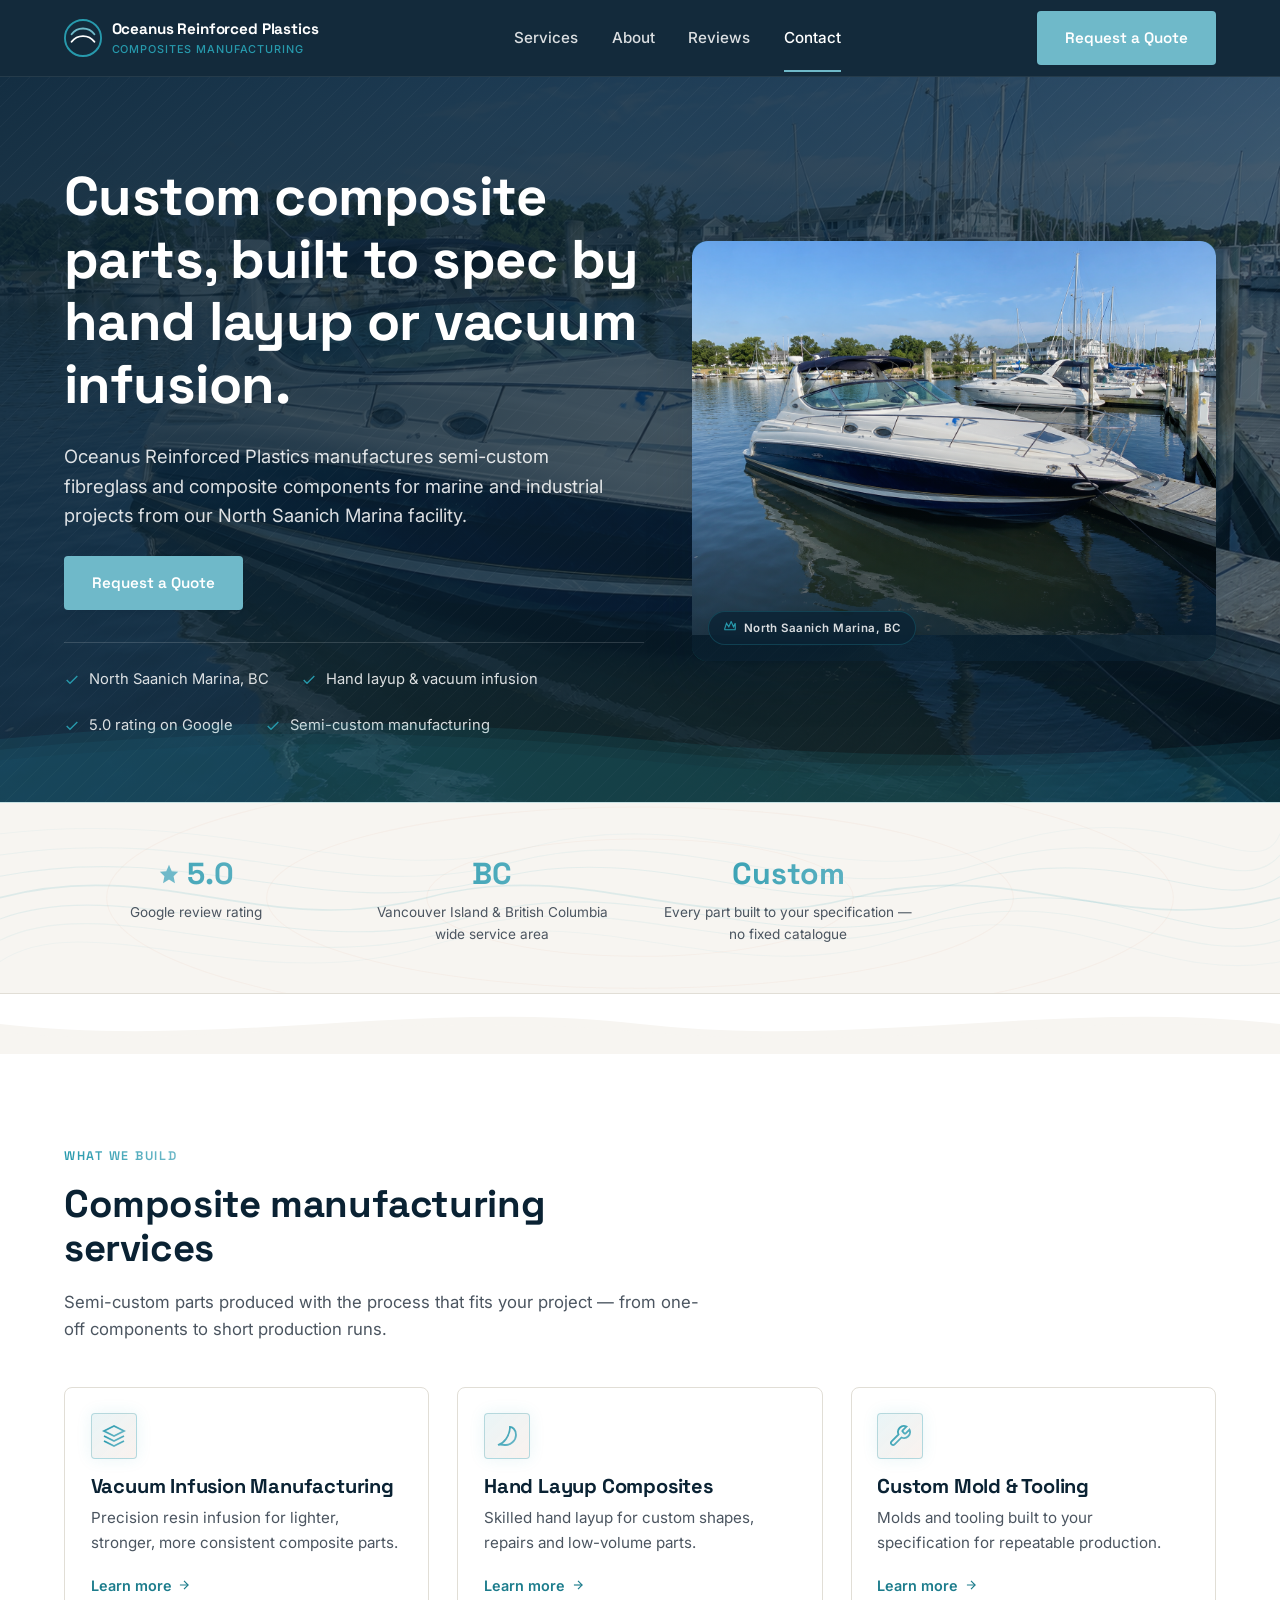
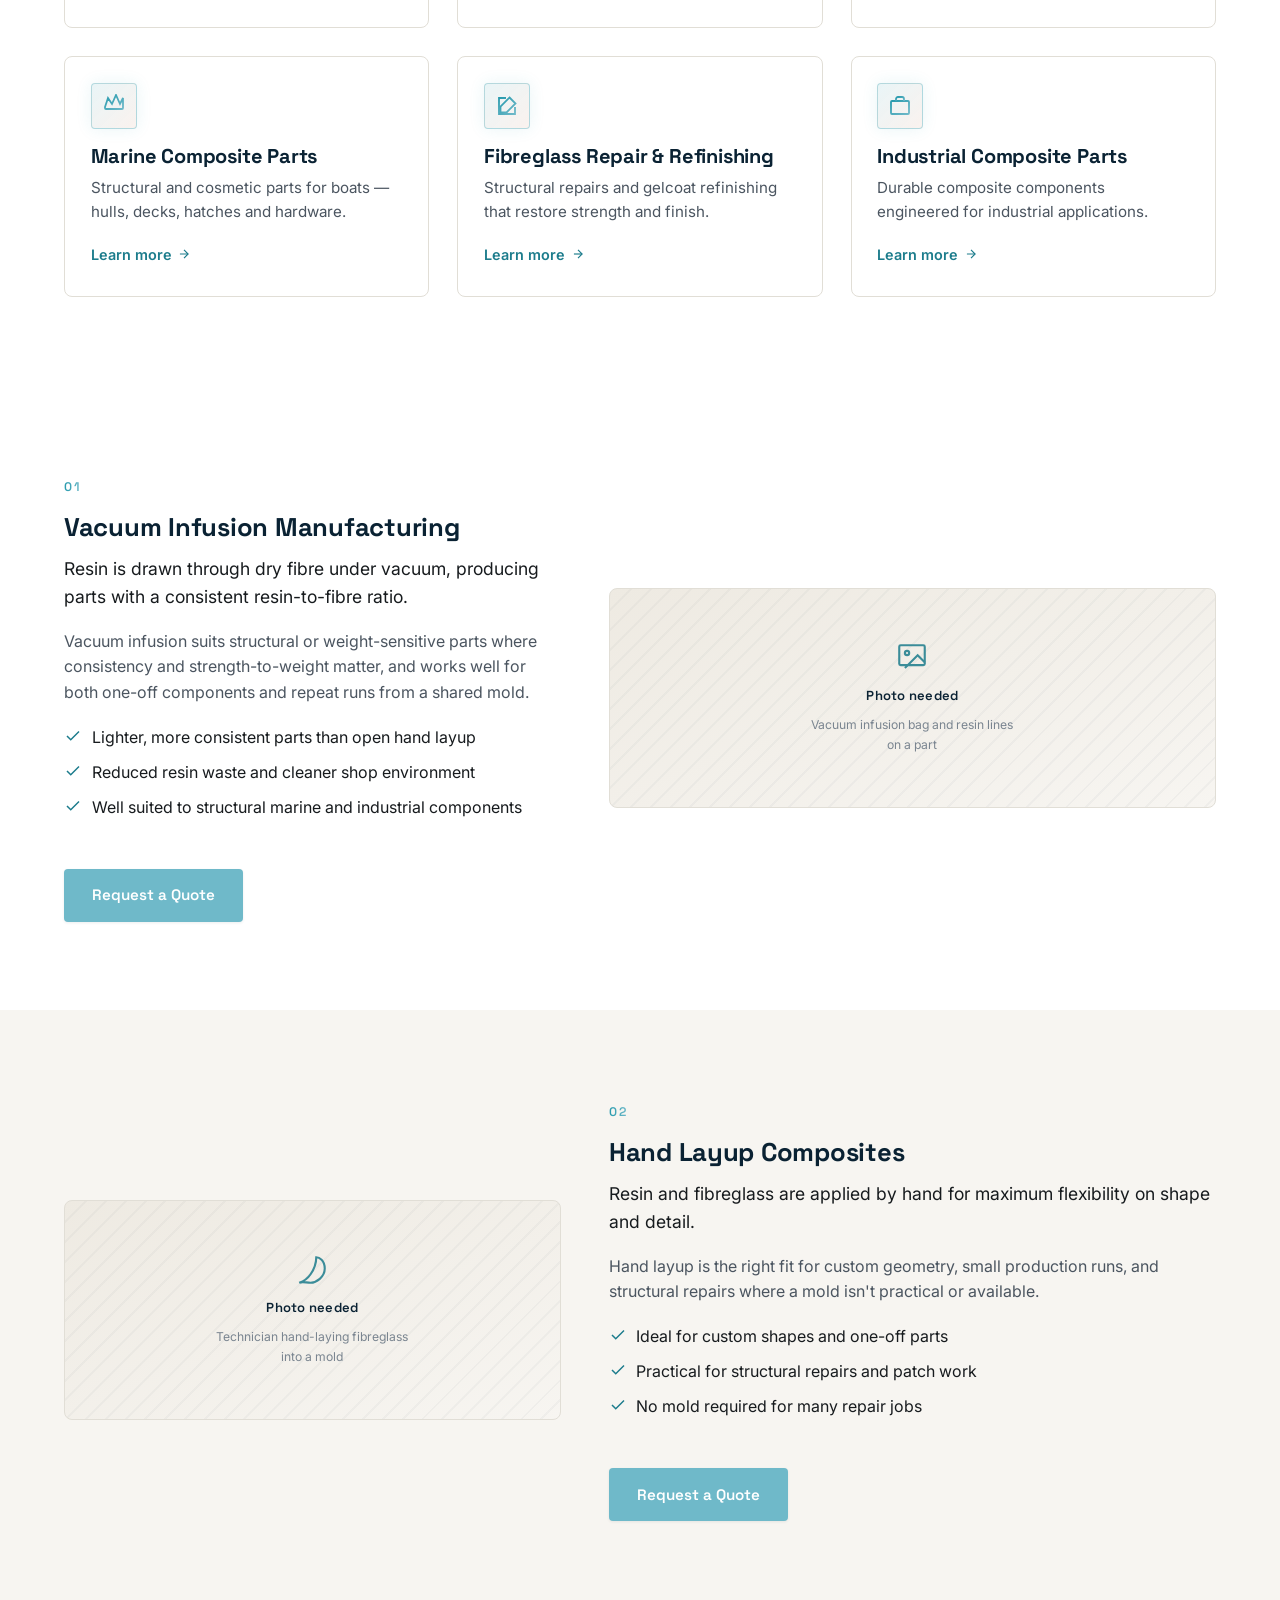
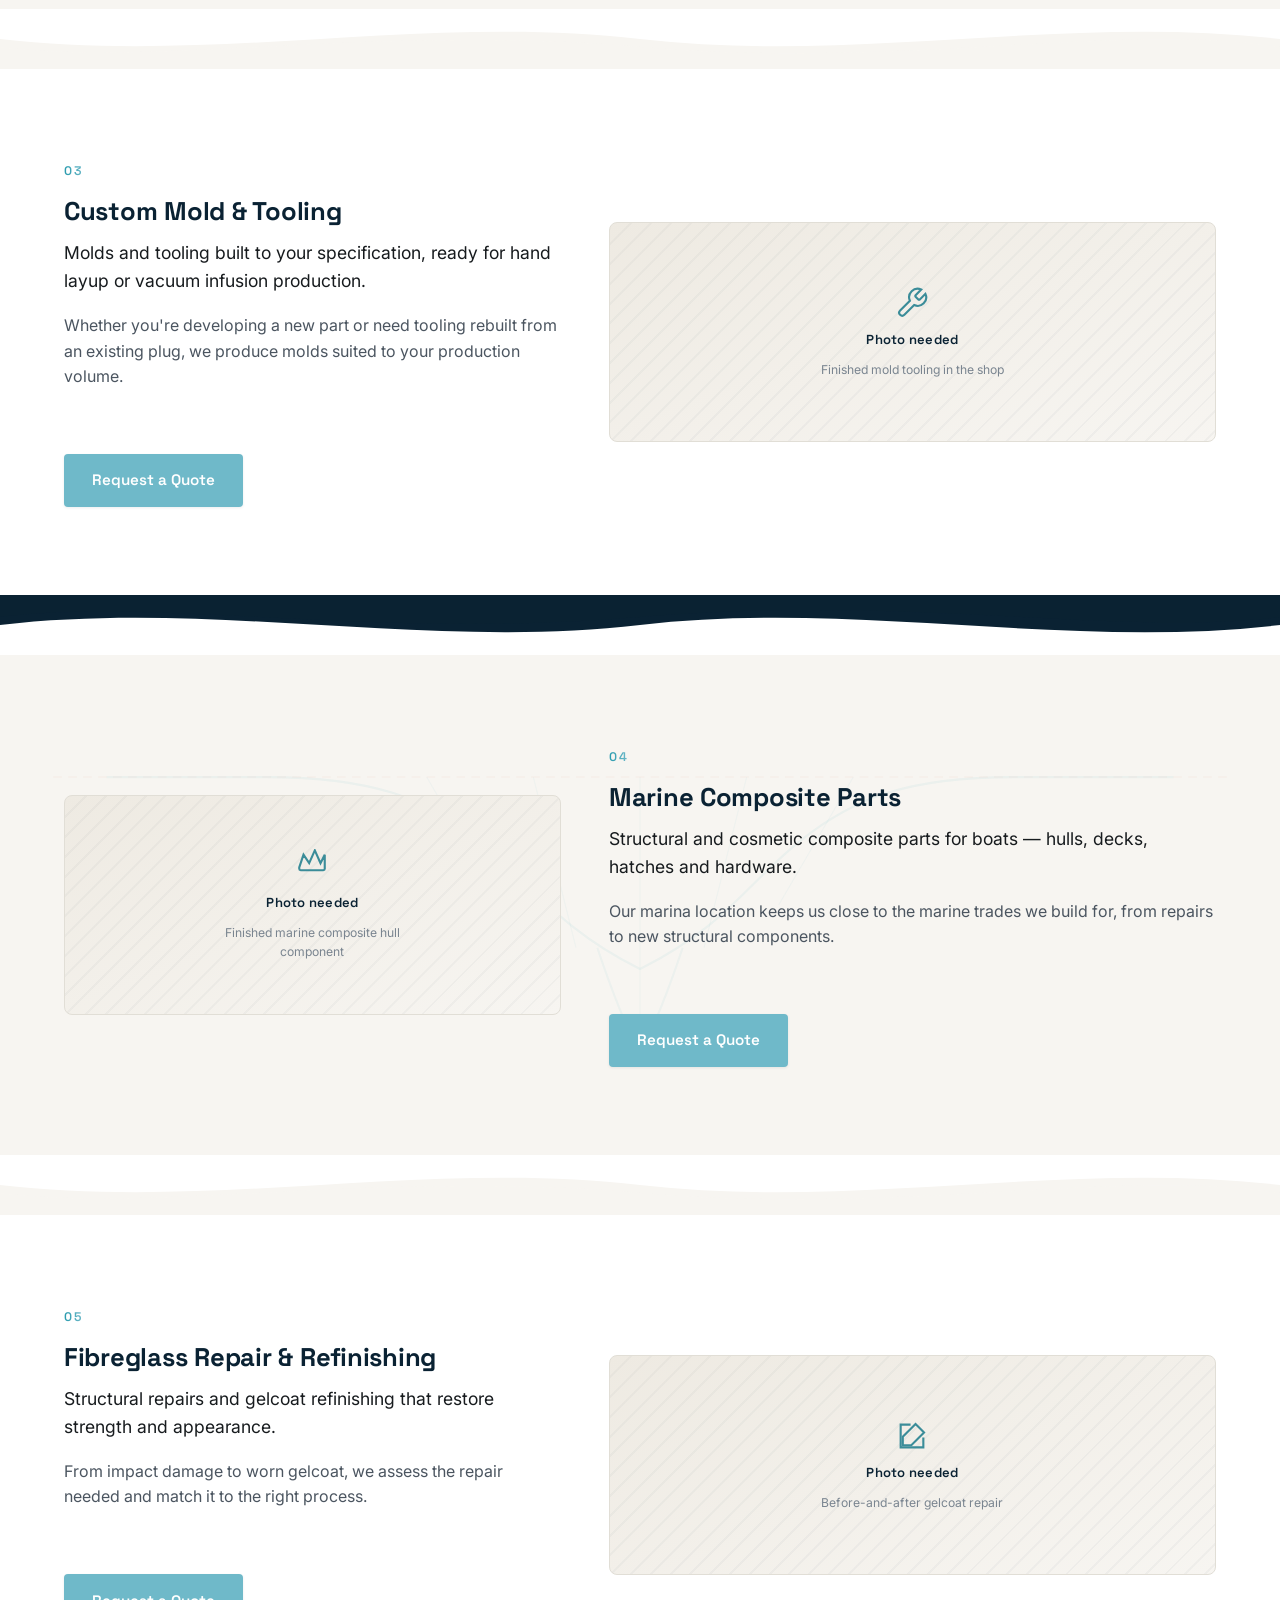
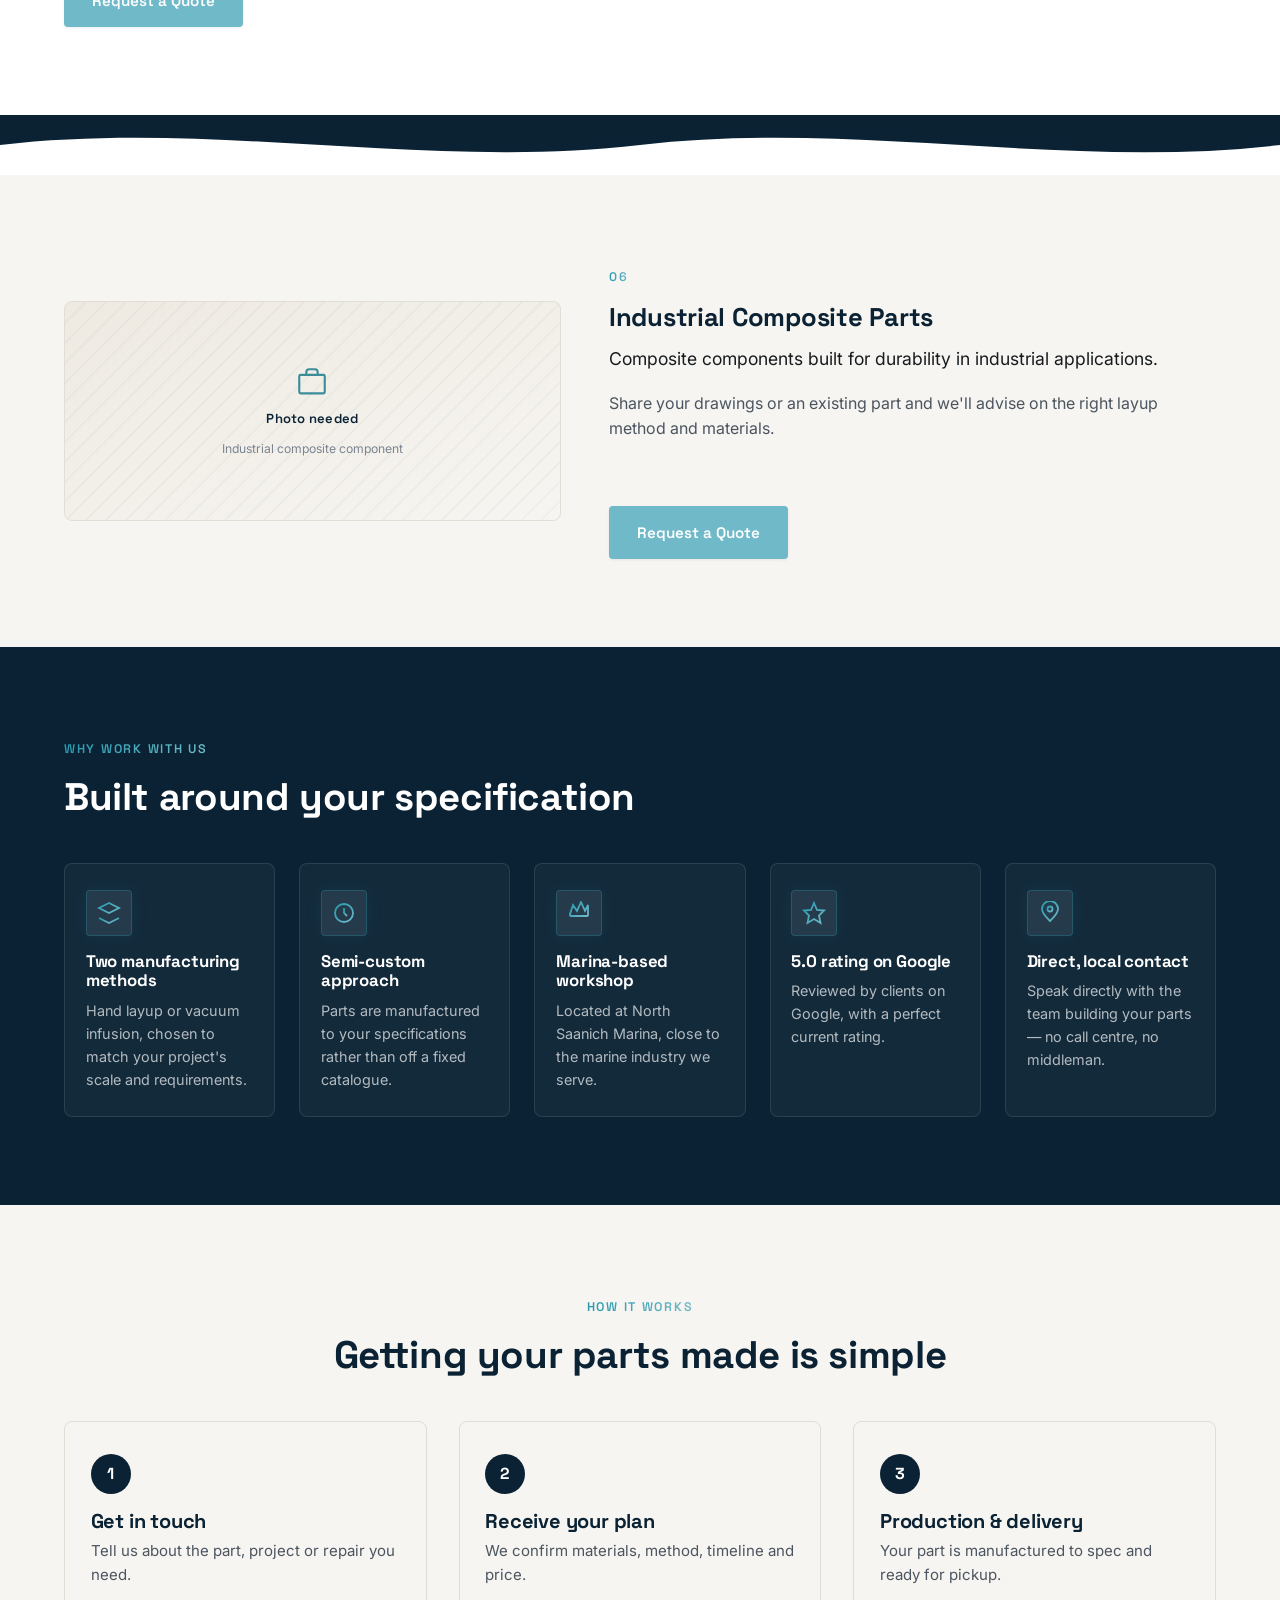
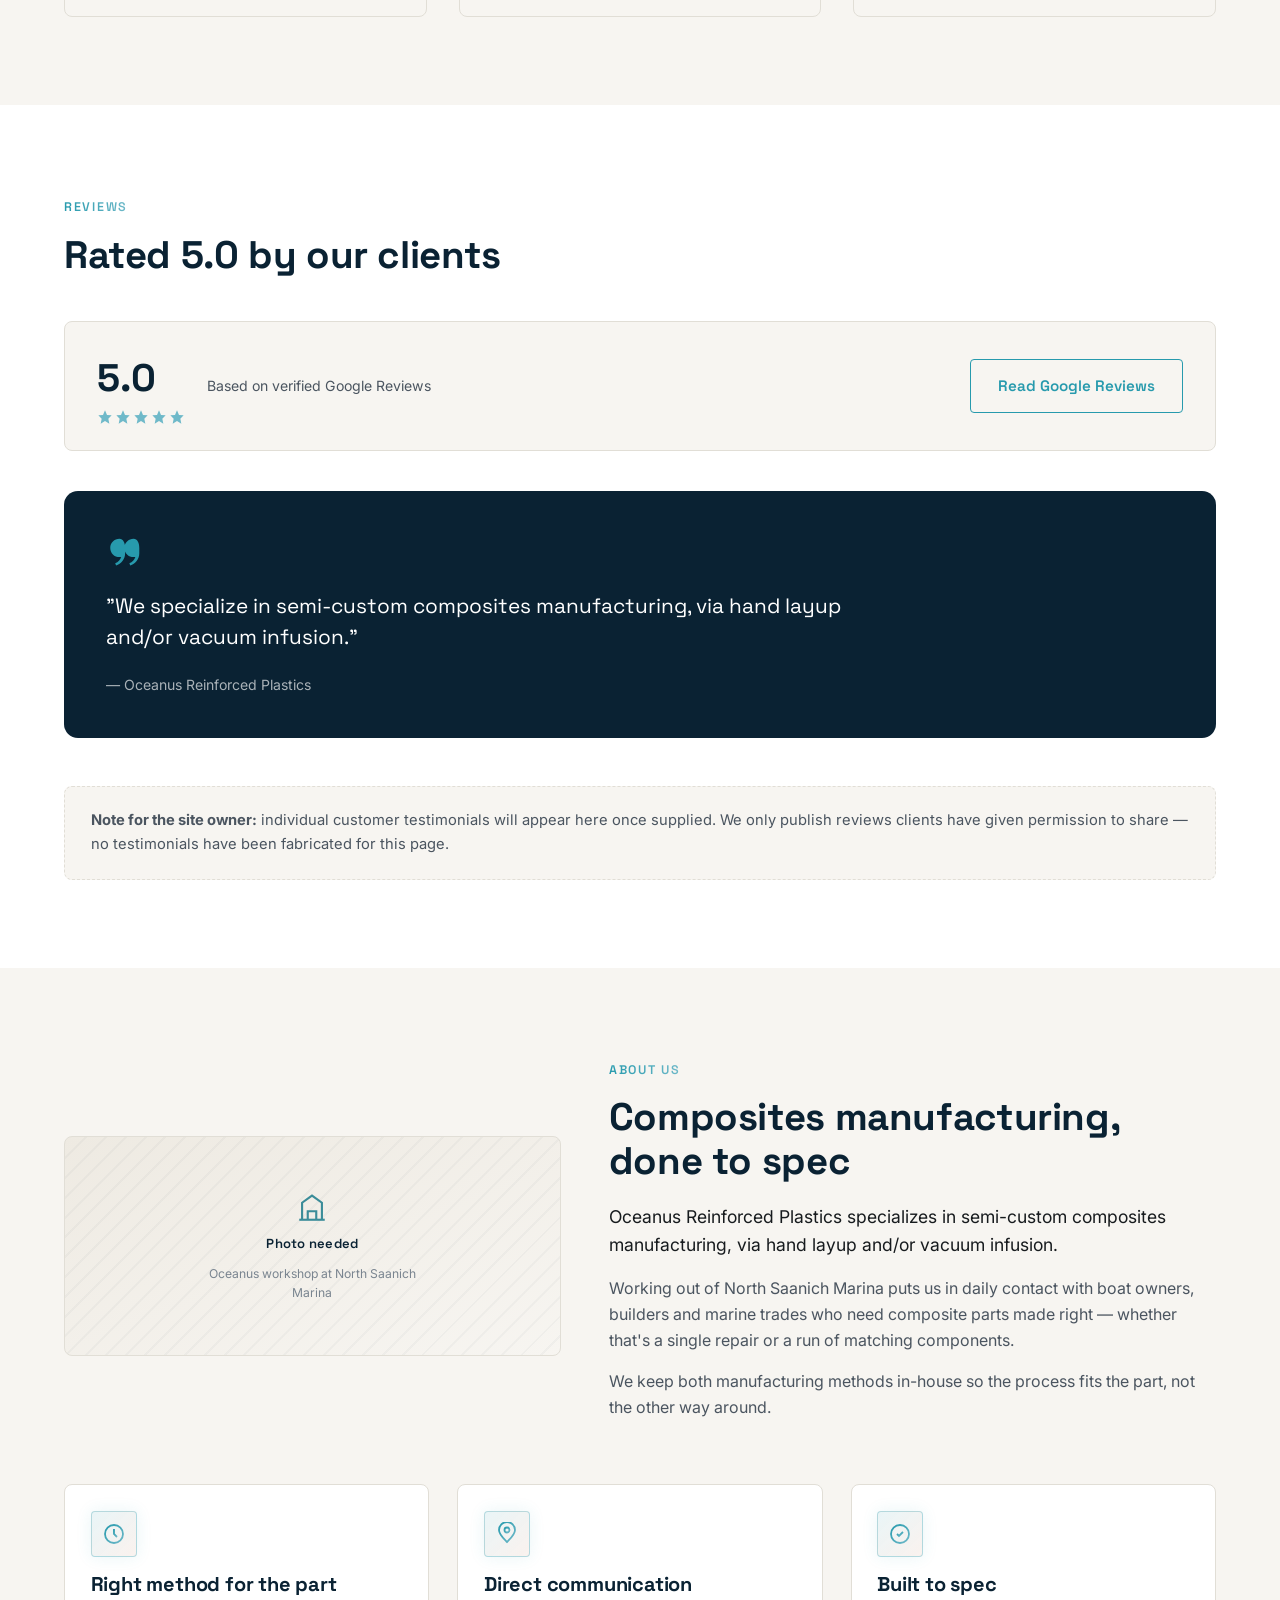
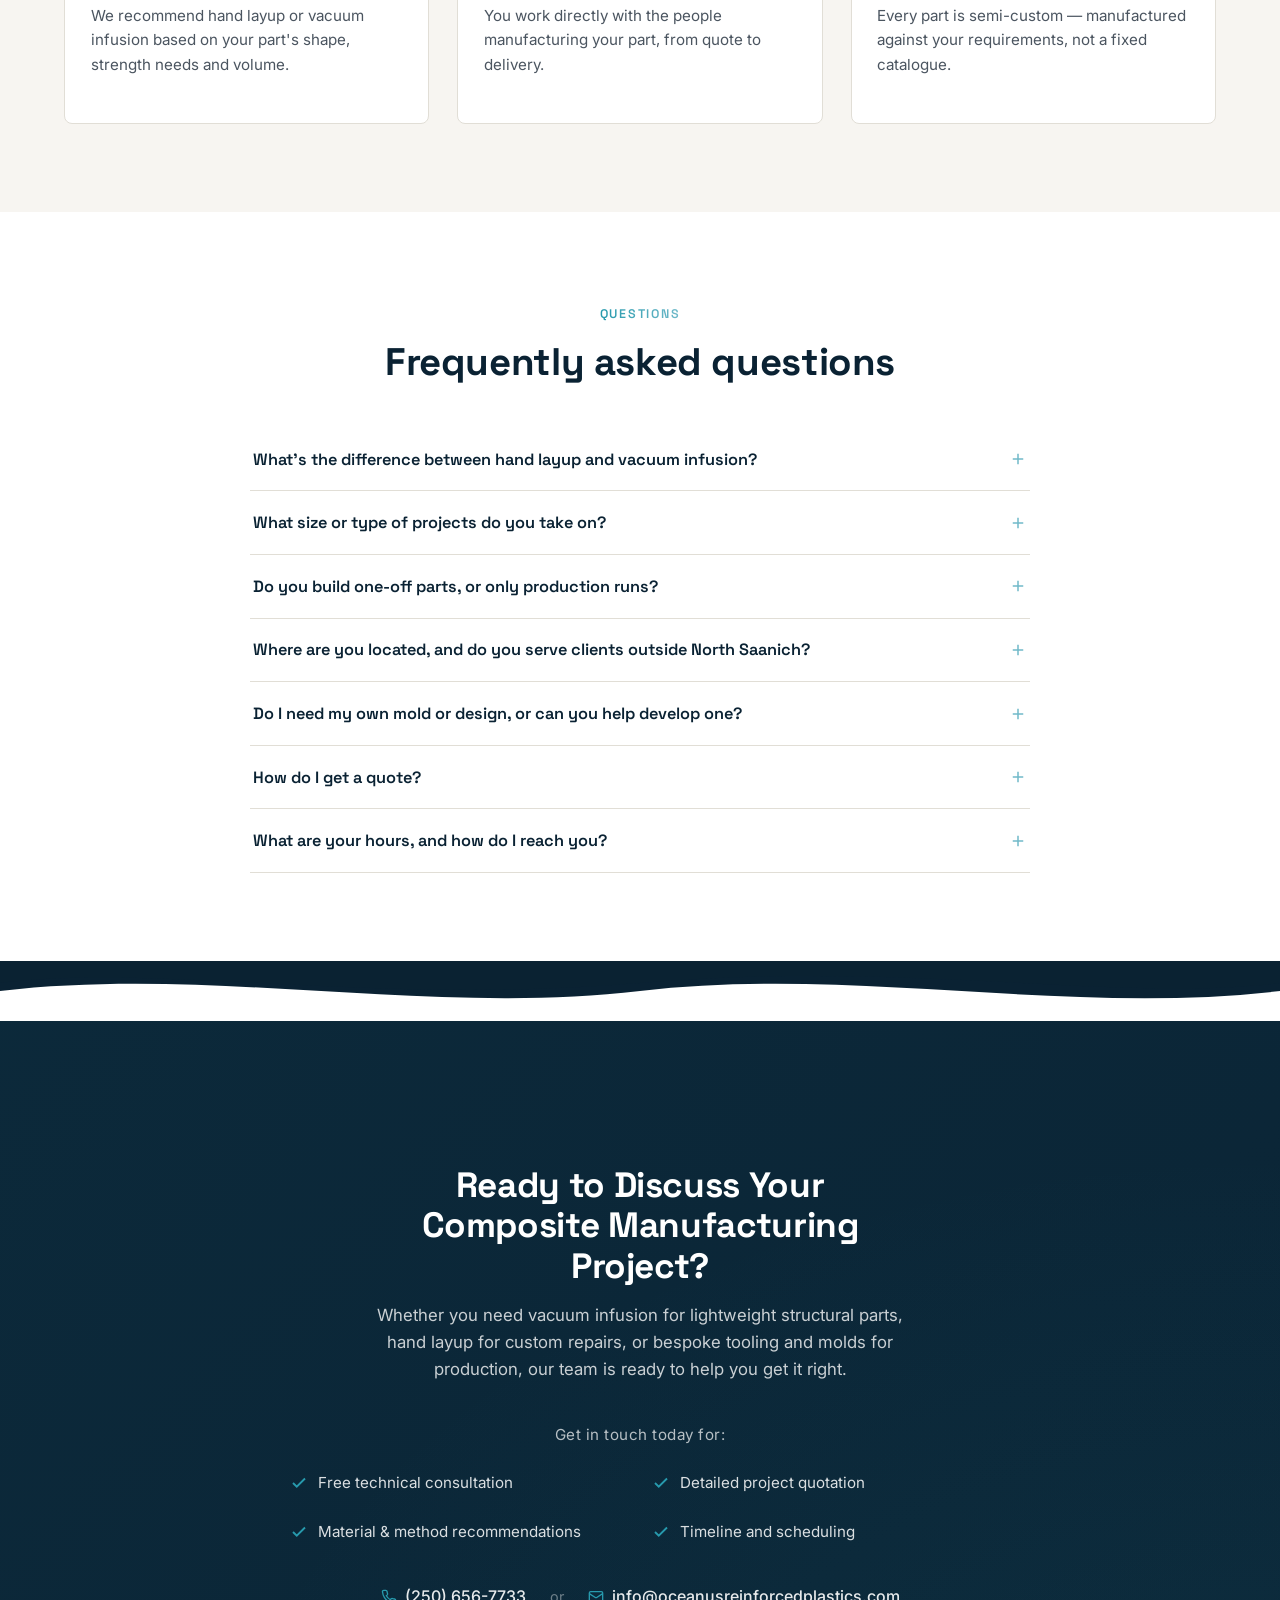
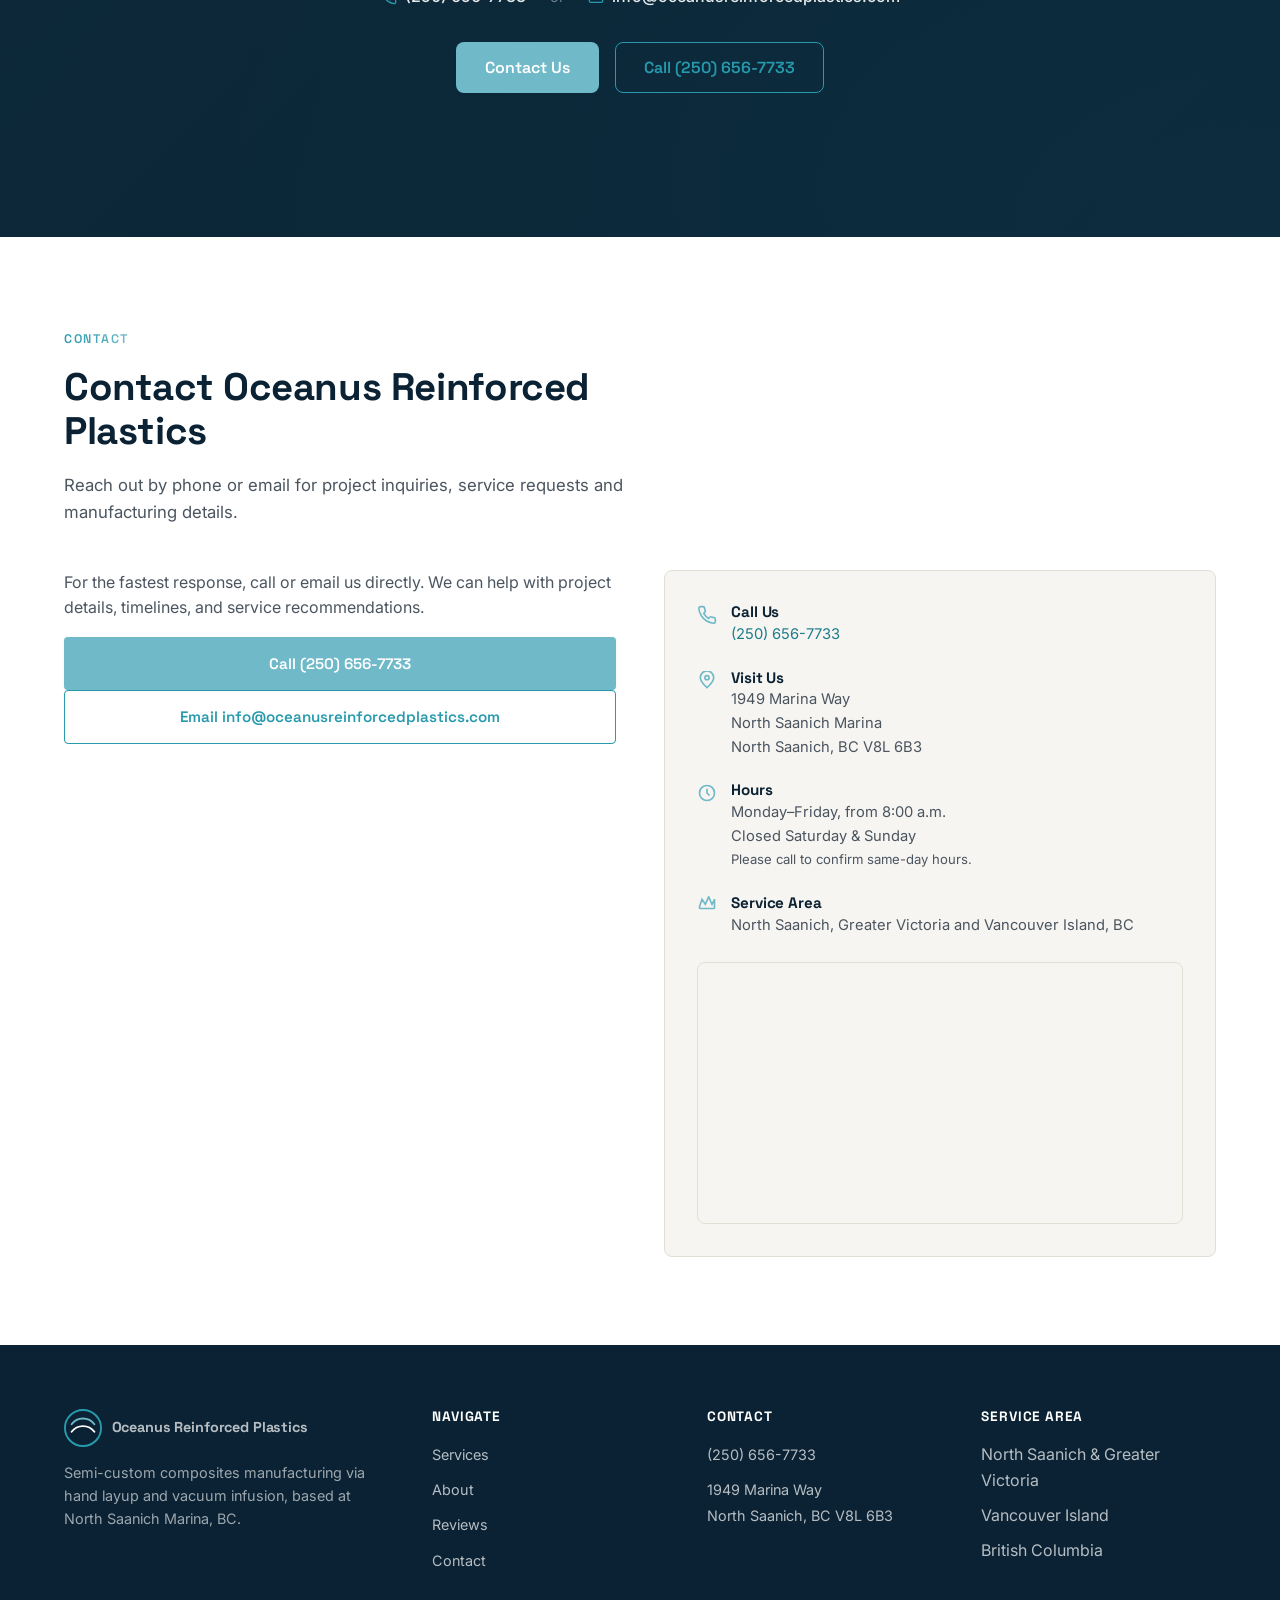
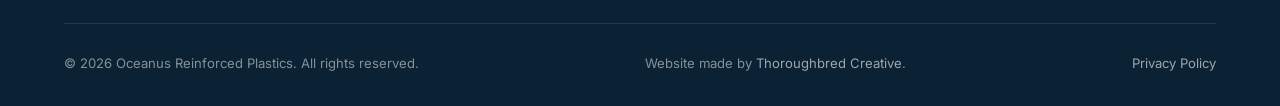
<file: index.html>
<!doctype html>
<html lang="en">
<head>
<meta charset="UTF-8">
<meta name="viewport" content="width=device-width, initial-scale=1.0">
<title>Oceanus Reinforced Plastics | Composites Manufacturer, North Saanich BC</title>
<meta name="description" content="Semi-custom composites manufacturing in North Saanich, BC. Hand layup and vacuum infusion for marine and industrial parts. Request a quote today.">
<meta name="theme-color" content="#0a2233">

<meta property="og:type" content="website">
<meta property="og:title" content="Oceanus Reinforced Plastics | Composites Manufacturer, North Saanich BC">
<meta property="og:description" content="Semi-custom composites manufacturing via hand layup and vacuum infusion. Based at North Saanich Marina, BC.">
<meta property="og:url" content="https://www.oceanusreinforcedplastics.com/">
<!-- og:image intentionally omitted until a real photo is available -->

<link rel="preconnect" href="https://fonts.googleapis.com">
<link rel="preconnect" href="https://fonts.gstatic.com" crossorigin>
<link href="https://fonts.googleapis.com/css2?family=Space+Grotesk:wght@500;600;700&family=Inter:wght@400;500;600;700&display=swap" rel="stylesheet">
<link rel="stylesheet" href="css/style.css">

<style>
/* ========== Enhancement 1: Fibreglass Weave Texture ========== */
.hero::after {
  content: '';
  position: absolute;
  inset: 0;
  z-index: 1;
  pointer-events: none;
  opacity: 0.045;
  background-image: url("data:image/svg+xml,%3Csvg xmlns='http://www.w3.org/2000/svg' width='20' height='20'%3E%3Cline x1='0' y1='10' x2='10' y2='0' stroke='%23ffffff' stroke-width='0.8'/%3E%3Cline x1='10' y1='20' x2='20' y2='10' stroke='%23ffffff' stroke-width='0.8'/%3E%3Cline x1='0' y1='20' x2='20' y2='0' stroke='%23279aad' stroke-width='0.4' stroke-dasharray='2,3'/%3E%3C/svg%3E");
  background-repeat: repeat;
  background-size: 20px 20px;
}
.hero {
  position: relative;
  background-image: var(--hero-img);
  background-size: cover;
  background-position: center;
}
.hero::before {
  content: '';
  position: absolute;
  inset: 0;
  background:
    linear-gradient(135deg, rgba(10,34,51,0.92) 0%, rgba(10,34,51,0.75) 50%, rgba(10,34,51,0.55) 100%);
  z-index: 0;
  pointer-events: none;
}
.hero-inner { position: relative; z-index: 2; }

/* ── Hero image card ── */
.hero-img-card {
  position: relative;
  width: 100%;
  height: 100%;
  min-height: 420px;
  border-radius: 16px;
  overflow: hidden;
  box-shadow:
    0 0 0 1px rgba(39,154,173,0.2),
    0 24px 64px rgba(0,0,0,0.45);
}
.hero-img-card img {
  width: 100%;
  height: 100%;
  object-fit: cover;
  object-position: center;
  display: block;
  transition: transform 0.6s ease;
}
.hero-img-card:hover img {
  transform: scale(1.03);
}
/* Subtle dark gradient overlay so the badge reads clearly */
.hero-img-card::after {
  content: '';
  position: absolute;
  inset: 0;
  background: linear-gradient(
    to top,
    rgba(10,34,51,0.65) 0%,
    rgba(10,34,51,0.1) 40%,
    transparent 70%
  );
  pointer-events: none;
}
/* Location badge pinned to the bottom of the card */
.hero-img-badge {
  position: absolute;
  bottom: 16px;
  left: 16px;
  z-index: 2;
  display: inline-flex;
  align-items: center;
  gap: 7px;
  background: rgba(10,34,51,0.75);
  backdrop-filter: blur(10px);
  -webkit-backdrop-filter: blur(10px);
  border: 1px solid rgba(39,154,173,0.25);
  border-radius: 100px;
  padding: 7px 14px;
  font-size: 0.72rem;
  font-weight: 600;
  color: rgba(255,255,255,0.85);
  letter-spacing: 0.04em;
}
.hero-img-badge svg {
  stroke: #279aad;
  flex-shrink: 0;
}
/* Teal accent glow behind the card */
.hero-visual {
  position: relative;
}
.hero-visual::before {
  content: '';
  position: absolute;
  inset: -20px;
  background: radial-gradient(ellipse at center, rgba(39,154,173,0.12) 0%, transparent 70%);
  pointer-events: none;
  z-index: 0;
}
.hero-img-card {
  position: relative;
  z-index: 1;
}
/* Mobile: stack image below copy, constrain height */
@media (max-width: 768px) {
  .hero-img-card {
    min-height: 260px;
    border-radius: 12px;
  }
  .hero-img-card img {
    object-position: center top;
  }
}

/* ========== Enhancement 2: Resin Flow Divider ========== */
.resin-flow-divider {
  width: 100%;
  overflow: hidden;
  line-height: 0;
  margin: 0;
  padding: 8px 0;
}
.resin-svg { width: 100%; height: 12px; display: block; }
.resin-line {
  stroke-dasharray: 1200;
  stroke-dashoffset: 1200;
  transition: stroke-dashoffset 1.8s cubic-bezier(0.4, 0, 0.2, 1);
}
.resin-line.flowing { stroke-dashoffset: 0; }

/* ========== Enhancement 3: Composite Layup Diagram ========== */
.layup-diagram {
  margin-top: 2rem;
  border: 1px solid rgba(39,154,173,0.2);
  border-radius: 12px;
  overflow: hidden;
  background: rgba(10,34,51,0.4);
  backdrop-filter: blur(8px);
}
.layup-title {
  font-size: 0.68rem;
  font-weight: 600;
  letter-spacing: 0.14em;
  text-transform: uppercase;
  color: #279aad;
  padding: 14px 18px;
  border-bottom: 1px solid rgba(39,154,173,0.15);
}
.layup-layers { padding: 8px 0; }
.layup-layer {
  display: grid;
  grid-template-columns: 10px 1fr 1fr;
  align-items: center;
  gap: 12px;
  padding: 8px 18px;
  border-bottom: 1px solid rgba(255,255,255,0.04);
  transition: background 0.2s;
}
.layup-layer:hover { background: rgba(255,255,255,0.03); }
.layer-swatch {
  height: 100%;
  min-height: 28px;
  background: var(--layer-color);
  border-left: 2px solid var(--layer-border);
  border-radius: 2px;
}
.layer-label {
  font-size: 0.8rem;
  font-weight: 600;
  color: rgba(255,255,255,0.85);
}
.layer-desc {
  font-size: 0.72rem;
  color: rgba(255,255,255,0.35);
}
.layup-resin-bar {
  padding: 10px 18px;
  border-top: 1px solid rgba(39,154,173,0.15);
  display: flex;
  align-items: center;
  gap: 12px;
  font-size: 0.68rem;
  color: rgba(255,255,255,0.3);
  letter-spacing: 0.06em;
}
.layup-resin-fill {
  height: 3px;
  flex: 1;
  background: linear-gradient(90deg, #279aad, #6fb9c9);
  border-radius: 2px;
  position: relative;
  overflow: hidden;
}
.layup-resin-fill::after {
  content: '';
  position: absolute;
  inset: 0;
  background: linear-gradient(90deg, transparent, rgba(255,255,255,0.5), transparent);
  animation: resinShimmer 2.5s ease-in-out infinite;
}
@keyframes resinShimmer {
  0%   { transform: translateX(-100%); }
  100% { transform: translateX(100%); }
}

/* ========== Enhancement 4: Bathymetric Background ========== */
.bathy-bg {
  position: absolute;
  inset: 0;
  pointer-events: none;
  z-index: 0;
  overflow: hidden;
}
.bathy-bg svg {
  width: 100%; height: 100%;
  position: absolute; top: 0; left: 0;
}
.trust-bar { position: relative; overflow: hidden; }
.final-cta { position: relative; overflow: hidden; background: var(--navy-900); }
.final-cta .cta-background {
  position: absolute;
  inset: 0;
  background: linear-gradient(135deg, rgba(39,154,173,0.06) 0%, rgba(39,154,173,0.02) 100%);
}
.final-cta .cta-overlay {
  position: absolute;
  inset: 0;
  background: radial-gradient(ellipse at bottom right, rgba(39,154,173,0.08) 0%, transparent 60%);
}
.final-cta .cta-content {
  text-align: center;
  color: rgba(255,255,255,0.95);
  padding: 4rem 0;
}
.final-cta h2 {
  font-size: 2.2rem;
  line-height: 1.15;
  margin-bottom: 1rem;
  color: white;
}
.cta-lead {
  font-size: 1.05rem;
  line-height: 1.6;
  color: rgba(255,255,255,0.75);
  margin-bottom: 2.5rem;
  max-width: 750px;
  margin-left: auto;
  margin-right: auto;
}
.cta-touchpoints {
  margin: 2.5rem 0;
}
.cta-touchpoint-label {
  display: block;
  font-size: 0.95rem;
  color: rgba(255,255,255,0.7);
  margin-bottom: 1.5rem;
  letter-spacing: 0.5px;
}
.cta-checklist {
  display: grid;
  grid-template-columns: repeat(auto-fit, minmax(240px, 1fr));
  gap: 1.5rem;
  max-width: 700px;
  margin: 0 auto 2.5rem;
}
.cta-check {
  display: flex;
  align-items: center;
  gap: 10px;
  font-size: 0.95rem;
  color: rgba(255,255,255,0.85);
}
.cta-check svg {
  stroke: #279aad;
  flex-shrink: 0;
}
.cta-contact-inline {
  display: flex;
  align-items: center;
  justify-content: center;
  gap: 1.5rem;
  margin: 2rem 0;
  flex-wrap: wrap;
}
.cta-contact-item {
  display: inline-flex;
  align-items: center;
  gap: 8px;
}
.cta-contact-item svg {
  stroke: #279aad;
  flex-shrink: 0;
}
.cta-contact-item a {
  color: rgba(255,255,255,0.9);
  text-decoration: none;
  font-weight: 500;
  transition: color 0.2s;
}
.cta-contact-item a:hover {
  color: #279aad;
}
.cta-divider {
  color: rgba(255,255,255,0.4);
  font-size: 0.9rem;
}
.final-cta-actions {
  display: flex;
  gap: 1rem;
  justify-content: center;
  flex-wrap: wrap;
  margin-top: 2rem;
}
.btn-lg {
  font-size: 1rem;
  padding: 12px 28px;
  border-radius: 8px;
}
.btn-secondary {
  background: transparent;
  border: 1.5px solid #279aad;
  color: #279aad;
  font-weight: 600;
  transition: all 0.3s;
}
.btn-secondary:hover {
  background: #279aad;
  color: white;
  transform: translateY(-2px);
}
@media (max-width: 768px) {
  .final-cta h2 {
    font-size: 1.6rem;
  }
  .cta-lead {
    font-size: 0.95rem;
  }
  .cta-checklist {
    grid-template-columns: 1fr;
    gap: 1rem;
  }
  .cta-contact-inline {
    flex-direction: column;
    gap: 1rem;
  }
  .cta-divider {
    display: none;
  }
  .final-cta-actions {
    flex-direction: column;
    gap: 0.8rem;
  }
  .btn-lg {
    width: 100%;
  }
}
.site-footer { position: relative; overflow: hidden; }
.trust-bar .container,
.trust-bar .trust-grid,
.final-cta .container,
.site-footer .container {
  position: relative;
  z-index: 1;
}

/* ========== Enhancement 5: Compass Rose ========== */
.compass-wrap {
  position: absolute;
  right: 3%;
  top: 50%;
  transform: translateY(-50%);
  width: clamp(180px, 22vw, 320px);
  opacity: 0.07;
  pointer-events: none;
  z-index: 1;
}
.compass-rose {
  width: 100%; height: 100%;
  animation: compassSpin 90s linear infinite;
  transform-origin: center;
}
@keyframes compassSpin {
  from { transform: rotate(0deg); }
  to   { transform: rotate(360deg); }
}
@media (max-width: 768px) {
  .compass-wrap { display: none; }
}

/* ========== Enhancement 6: Material Property Bars ========== */
.material-bars {
  margin-top: 2.5rem;
  border: 1px solid rgba(39,154,173,0.15);
  border-radius: 12px;
  padding: 24px;
  background: rgba(10,34,51,0.3);
}
.material-bars-title {
  font-size: 0.68rem;
  font-weight: 700;
  letter-spacing: 0.14em;
  text-transform: uppercase;
  color: #279aad;
  margin-bottom: 20px;
}
.material-bar-row {
  display: grid;
  grid-template-columns: 160px 1fr 120px;
  align-items: center;
  gap: 14px;
  margin-bottom: 10px;
}
.bar-label {
  font-size: 0.75rem;
  color: rgba(255,255,255,0.5);
}
.bar-track {
  height: 5px;
  background: rgba(255,255,255,0.06);
  border-radius: 3px;
  overflow: hidden;
}
.bar-fill {
  height: 100%;
  width: 0%;
  background: var(--bar-color);
  border-radius: 3px;
  transition: width 1.4s cubic-bezier(0.4, 0, 0.2, 1);
  box-shadow: 0 0 8px var(--bar-color);
}
.bar-fill.animated { width: var(--target-width); }
.bar-method {
  font-size: 0.7rem;
  font-weight: 600;
  color: rgba(255,255,255,0.3);
}
@media (max-width: 640px) {
  .material-bar-row { grid-template-columns: 1fr; gap: 4px; }
  .bar-label { font-size: 0.7rem; }
}

/* ========== Enhancement 7: Hull Watermark ========== */
.hull-watermark {
  position: absolute;
  inset: 0;
  pointer-events: none;
  z-index: 0;
}
.hull-watermark svg { width: 100%; height: 100%; }
#marine { position: relative; overflow: hidden; }
#marine .container { position: relative; z-index: 1; }

/* ========== Enhancement 8: Teal-Rust Gradients ========== */
.eyebrow,
.trust-item .stat {
  background: linear-gradient(90deg, #279aad, #6fb9c9);
  -webkit-background-clip: text;
  -webkit-text-fill-color: transparent;
  background-clip: text;
  color: transparent;
}
.icon-badge {
  border: 1px solid rgba(39,154,173,0.3);
  background: linear-gradient(135deg, rgba(39,154,173,0.1), rgba(193,89,43,0.08));
  box-shadow: 0 0 16px rgba(39,154,173,0.1);
}
.icon-badge svg {
  stroke: url(#iconGrad);
}

/* ========== Enhancement 9: Wave Dividers ========== */
.wave-divider {
  line-height: 0;
  overflow: hidden;
  margin: 0;
  padding: 0;
}
.wave-divider svg {
  width: 100%;
  height: 60px;
  display: block;
}

/* ========== Enhancement 10: Tidal Animation ========== */
.hero-tide {
  position: absolute;
  bottom: -1px;
  left: 0; right: 0;
  z-index: 3;
  pointer-events: none;
  line-height: 0;
}
.tide-svg { width: 100%; display: block; }
.tide-wave-1 {
  animation: tidePulse 7s ease-in-out infinite;
}
.tide-wave-2 {
  animation: tidePulse 9s ease-in-out infinite reverse;
}
.tide-wave-3 {
  animation: tidePulse 5s ease-in-out infinite 1s;
}
@keyframes tidePulse {
  0%, 100% { transform: translateX(0) scaleY(1); }
  50%       { transform: translateX(-18px) scaleY(1.04); }
}
</style>

<script type="application/ld+json">
{
  "@context": "https://schema.org",
  "@type": "Manufacturer",
  "name": "Oceanus Reinforced Plastics",
  "description": "Semi-custom composites manufacturer specializing in hand layup and vacuum infusion for marine and industrial parts.",
  "telephone": "+1-250-656-7733",
  "address": {
    "@type": "PostalAddress",
    "streetAddress": "1949 Marina Way, North Saanich Marina",
    "addressLocality": "North Saanich",
    "addressRegion": "BC",
    "postalCode": "V8L 6B3",
    "addressCountry": "CA"
  },
  "areaServed": "British Columbia",
  "url": "https://www.oceanusreinforcedplastics.com/"
}
</script>
</head>
<body>
<svg width="0" height="0" style="position:absolute" aria-hidden="true">
  <defs>
    <linearGradient id="iconGrad" x1="0" y1="0" x2="1" y2="1">
      <stop offset="0%" stop-color="#279aad"/>
      <stop offset="100%" stop-color="#6fb9c9"/>
    </linearGradient>
  </defs>
</svg>
<a class="skip-link" href="#main">Skip to content</a>

<!-- ==================== HEADER ==================== -->
<header class="site-header">
  <div class="nav-wrap">
    <a href="#top" class="logo" aria-label="Oceanus Reinforced Plastics home">
      <svg class="logo-mark" viewBox="0 0 40 40" fill="none" xmlns="http://www.w3.org/2000/svg" aria-hidden="true">
        <circle cx="20" cy="20" r="19" stroke="#279aad" stroke-width="2"/>
        <path d="M8 24c3-4 6-6 12-6s9 2 12 6" stroke="#ffffff" stroke-width="2" stroke-linecap="round"/>
        <path d="M8 16c3-4 6-6 12-6s9 2 12 6" stroke="#6fb9c9" stroke-width="2" stroke-linecap="round"/>
      </svg>
      <span>Oceanus Reinforced Plastics<small>Composites Manufacturing</small></span>
    </a>

    <nav class="main-nav" id="main-nav" aria-label="Primary">
      <a href="#services" data-nav-link>Services</a>
      <a href="#about" data-nav-link>About</a>
      <a href="#reviews" data-nav-link>Reviews</a>
      <a href="#contact" data-nav-link>Contact</a>
      <a href="#contact" class="btn btn-primary nav-cta">Request a Quote</a>
    </nav>

    <div class="nav-actions">
      <a href="#contact" class="btn btn-primary desktop-only phone-hide">Request a Quote</a>
      <button class="nav-toggle" aria-label="Open menu" aria-expanded="false" aria-controls="main-nav">
        <svg width="22" height="22" viewBox="0 0 24 24" fill="none" stroke="currentColor" stroke-width="2" stroke-linecap="round"><line x1="3" y1="6" x2="21" y2="6"/><line x1="3" y1="12" x2="21" y2="12"/><line x1="3" y1="18" x2="21" y2="18"/></svg>
      </button>
    </div>
  </div>
</header>

<main id="main">
  <!-- ==================== HERO ==================== -->
  <section class="hero" id="top" style="--hero-img: url('images/ChatGPT%20Image%20Jul%2015%2C%202026%2C%2011_04_41%20AM.png');">
    <div class="compass-wrap" aria-hidden="true">
      <svg class="compass-rose" viewBox="0 0 200 200" fill="none" xmlns="http://www.w3.org/2000/svg">
        <circle cx="100" cy="100" r="95" stroke="rgba(39,154,173,0.35)" stroke-width="0.75" stroke-dasharray="4 3"/>
        <circle cx="100" cy="100" r="80" stroke="rgba(39,154,173,0.2)" stroke-width="0.5"/>
        <line x1="100" y1="5"   x2="100" y2="195" stroke="rgba(39,154,173,0.2)" stroke-width="0.5"/>
        <line x1="5"   y1="100" x2="195" y2="100" stroke="rgba(39,154,173,0.2)" stroke-width="0.5"/>
        <line x1="33"  y1="33"  x2="167" y2="167" stroke="rgba(39,154,173,0.1)" stroke-width="0.5"/>
        <line x1="167" y1="33"  x2="33"  y2="167" stroke="rgba(39,154,173,0.1)" stroke-width="0.5"/>
        <polygon points="100,12 106,42 100,36 94,42" fill="rgba(255,255,255,0.5)"/>
        <polygon points="100,188 106,158 100,164 94,158" fill="rgba(39,154,173,0.4)"/>
        <polygon points="188,100 158,106 164,100 158,94" fill="rgba(39,154,173,0.3)"/>
        <polygon points="12,100 42,106 36,100 42,94" fill="rgba(39,154,173,0.3)"/>
        <text x="97"  y="10"  font-size="7" fill="rgba(255,255,255,0.4)" font-family="Space Grotesk,sans-serif" font-weight="600">N</text>
        <text x="97"  y="197" font-size="7" fill="rgba(39,154,173,0.5)"  font-family="Space Grotesk,sans-serif" font-weight="600">S</text>
        <text x="187" y="103" font-size="7" fill="rgba(39,154,173,0.5)"  font-family="Space Grotesk,sans-serif" font-weight="600">E</text>
        <text x="5"   y="103" font-size="7" fill="rgba(39,154,173,0.5)"  font-family="Space Grotesk,sans-serif" font-weight="600">W</text>
        <circle cx="100" cy="100" r="4" fill="rgba(193,89,43,0.6)"/>
        <circle cx="100" cy="100" r="2" fill="rgba(193,89,43,0.9)"/>
        <g stroke="rgba(39,154,173,0.2)" stroke-width="0.5">
          <line x1="100" y1="5"  x2="100" y2="15"/>
          <line x1="100" y1="185" x2="100" y2="195"/>
          <line x1="5"   y1="100" x2="15"  y2="100"/>
          <line x1="185" y1="100" x2="195" y2="100"/>
        </g>
      </svg>
    </div>
    <div class="hero-tide" aria-hidden="true">
      <svg class="tide-svg" viewBox="0 0 1200 120" preserveAspectRatio="xMidYMid slice" fill="none" xmlns="http://www.w3.org/2000/svg">
        <path class="tide-wave-1" d="M0,60 Q300,30 600,60 T1200,60 L1200,120 L0,120 Z" fill="rgba(39,154,173,0.12)" />
        <path class="tide-wave-2" d="M0,70 Q300,40 600,70 T1200,70 L1200,120 L0,120 Z" fill="rgba(39,154,173,0.08)" />
        <path class="tide-wave-3" d="M0,80 Q300,50 600,80 T1200,80 L1200,120 L0,120 Z" fill="rgba(39,154,173,0.04)" />
      </svg>
    </div>
    <div class="hero-inner">
      <div class="hero-copy">
        <h1>Custom composite parts, built to spec by hand layup or vacuum infusion.</h1>
        <p class="lead">Oceanus Reinforced Plastics manufactures semi-custom fibreglass and composite components for marine and industrial projects from our North Saanich Marina facility.</p>
        <div class="hero-ctas">
          <a href="#contact" class="btn btn-primary">Request a Quote</a>
        </div>
        <ul class="trust-strip">
          <li><svg width="16" height="16" viewBox="0 0 24 24" fill="none" stroke="currentColor" stroke-width="2"><polyline points="20 6 9 17 4 12"/></svg> North Saanich Marina, BC</li>
          <li><svg width="16" height="16" viewBox="0 0 24 24" fill="none" stroke="currentColor" stroke-width="2"><polyline points="20 6 9 17 4 12"/></svg> Hand layup &amp; vacuum infusion</li>
          <li><svg width="16" height="16" viewBox="0 0 24 24" fill="none" stroke="currentColor" stroke-width="2"><polyline points="20 6 9 17 4 12"/></svg> 5.0 rating on Google</li>
          <li><svg width="16" height="16" viewBox="0 0 24 24" fill="none" stroke="currentColor" stroke-width="2"><polyline points="20 6 9 17 4 12"/></svg> Semi-custom manufacturing</li>
        </ul>
      </div>
      <div class="hero-visual">
        <div class="hero-img-card">
          <img
            src="images/ChatGPT%20Image%20Jul%2015%2C%202026%2C%2011_04_41%20AM.png"
            alt="Composite manufacturing in progress at Oceanus Reinforced Plastics workshop, North Saanich Marina BC"
            width="600"
            height="700"
            loading="eager"
          >
          <div class="hero-img-badge">
            <svg width="14" height="14" viewBox="0 0 24 24" fill="none" stroke="currentColor" stroke-width="2"><path d="M3 13l3-9 4 6 4-9 4 9 3-6v10a1 1 0 0 1-1 1H4a1 1 0 0 1-1-1Z"/></svg>
            North Saanich Marina, BC
          </div>
        </div>
      </div>
    </div>
  </section>

  <!-- ==================== TRUST BAR ==================== -->
  <section class="trust-bar">
    <div class="bathy-bg" aria-hidden="true">
      <svg viewBox="0 0 1200 400" preserveAspectRatio="xMidYMid slice" fill="none" xmlns="http://www.w3.org/2000/svg">
        <path d="M0,200 C150,160 250,240 400,200 C550,160 650,240 800,200 C950,160 1050,240 1200,200" stroke="rgba(39,154,173,0.12)" stroke-width="1.5" fill="none"/>
        <path d="M0,220 C120,175 280,265 440,218 C600,171 720,261 880,214 C1040,167 1120,257 1200,220" stroke="rgba(39,154,173,0.09)" stroke-width="1" fill="none"/>
        <path d="M0,180 C180,145 300,225 460,183 C620,141 740,231 900,186 C1060,141 1140,223 1200,180" stroke="rgba(39,154,173,0.09)" stroke-width="1" fill="none"/>
        <path d="M0,240 C100,190 260,280 420,232 C580,184 700,272 860,226 C1020,180 1100,268 1200,240" stroke="rgba(39,154,173,0.06)" stroke-width="1" fill="none"/>
        <path d="M0,160 C200,130 320,210 480,167 C640,124 760,216 920,168 C1080,120 1160,208 1200,160" stroke="rgba(39,154,173,0.06)" stroke-width="1" fill="none"/>
        <path d="M0,260 C80,205 240,295 400,246 C560,197 680,289 840,240 C1000,191 1080,283 1200,260" stroke="rgba(39,154,173,0.04)" stroke-width="1" fill="none"/>
        <path d="M0,140 C220,115 340,195 500,152 C660,109 780,201 940,150 C1100,99 1180,193 1200,140" stroke="rgba(39,154,173,0.04)" stroke-width="1" fill="none"/>
        <ellipse cx="600" cy="200" rx="500" ry="120" stroke="rgba(193,89,43,0.04)" stroke-width="1"/>
        <ellipse cx="600" cy="200" rx="350" ry="85" stroke="rgba(193,89,43,0.04)" stroke-width="1"/>
        <ellipse cx="600" cy="200" rx="200" ry="55" stroke="rgba(193,89,43,0.04)" stroke-width="1"/>
      </svg>
    </div>
    <div class="container">
      <div class="trust-grid">
        <div class="trust-item">
          <div class="stat"><svg width="20" height="20" viewBox="0 0 24 24" fill="currentColor"><polygon points="12 2 15 9 22 9.5 17 14.5 18.5 22 12 18 5.5 22 7 14.5 2 9.5 9 9"/></svg>5.0</div>
          <div class="label">Google review rating</div>
        </div>
        <div class="trust-item">
          <div class="stat">BC</div>
          <div class="label">Vancouver Island &amp; British Columbia wide service area</div>
        </div>
        <div class="trust-item">
          <div class="stat">Custom</div>
          <div class="label">Every part built to your specification — no fixed catalogue</div>
        </div>
      </div>
    </div>
  </section>

  <div class="wave-divider wave-dark-to-light" aria-hidden="true">
    <svg viewBox="0 0 1200 60" preserveAspectRatio="none" xmlns="http://www.w3.org/2000/svg">
      <path d="M0,30 C200,55 400,5 600,30 C800,55 1000,5 1200,30 L1200,60 L0,60 Z" fill="var(--sand-100, #f5f3ef)"/>
      <path d="M0,38 C150,58 350,15 600,38 C850,61 1050,12 1200,38 L1200,60 L0,60 Z" fill="var(--sand-100, #f5f3ef)" fill-opacity="0.5"/>
    </svg>
  </div>

  <!-- ==================== SERVICES ==================== -->
  <section id="services">
    <div class="container">
      <div class="section-head reveal">
        <span class="eyebrow">What We Build</span>
        <h2>Composite manufacturing services</h2>
        <p>Semi-custom parts produced with the process that fits your project — from one-off components to short production runs.</p>
      </div>

      <div class="grid cols-3">
        <article class="card service-card reveal">
          <div class="card-body">
            <div class="icon-badge">
              <svg viewBox="0 0 24 24" fill="none" stroke="currentColor" stroke-width="1.8"><path d="M12 2 2 7l10 5 10-5-10-5Z"/><path d="M2 17l10 5 10-5"/><path d="M2 12l10 5 10-5"/></svg>
            </div>
            <h3>Vacuum Infusion Manufacturing</h3>
            <p>Precision resin infusion for lighter, stronger, more consistent composite parts.</p>
            <a href="#vacuum-infusion" class="card-link">Learn more <svg width="14" height="14" viewBox="0 0 24 24" fill="none" stroke="currentColor" stroke-width="2"><line x1="5" y1="12" x2="19" y2="12"/><polyline points="12 5 19 12 12 19"/></svg></a>
          </div>
        </article>

        <article class="card service-card reveal">
          <div class="card-body">
            <div class="icon-badge">
              <svg viewBox="0 0 24 24" fill="none" stroke="currentColor" stroke-width="1.8"><path d="M3 21c3-1 6-3 8-6 3.5-5 4-10 4-12 2 0 6 2 6 8 0 6-6 10-10 10-3 0-6-1-8 0Z"/></svg>
            </div>
            <h3>Hand Layup Composites</h3>
            <p>Skilled hand layup for custom shapes, repairs and low-volume parts.</p>
            <a href="#hand-layup" class="card-link">Learn more <svg width="14" height="14" viewBox="0 0 24 24" fill="none" stroke="currentColor" stroke-width="2"><line x1="5" y1="12" x2="19" y2="12"/><polyline points="12 5 19 12 12 19"/></svg></a>
          </div>
        </article>

        <article class="card service-card reveal">
          <div class="card-body">
            <div class="icon-badge">
              <svg viewBox="0 0 24 24" fill="none" stroke="currentColor" stroke-width="1.8"><path d="M14.7 6.3a1 1 0 0 0 0 1.4l1.6 1.6a1 1 0 0 0 1.4 0l3.77-3.77a6 6 0 0 1-7.94 7.94l-6.91 6.91a2.12 2.12 0 0 1-3-3l6.91-6.91a6 6 0 0 1 7.94-7.94l-3.76 3.76z"/></svg>
            </div>
            <h3>Custom Mold &amp; Tooling</h3>
            <p>Molds and tooling built to your specification for repeatable production.</p>
            <a href="#tooling" class="card-link">Learn more <svg width="14" height="14" viewBox="0 0 24 24" fill="none" stroke="currentColor" stroke-width="2"><line x1="5" y1="12" x2="19" y2="12"/><polyline points="12 5 19 12 12 19"/></svg></a>
          </div>
        </article>

        <article class="card service-card reveal">
          <div class="card-body">
            <div class="icon-badge">
              <svg viewBox="0 0 24 24" fill="none" stroke="currentColor" stroke-width="1.8"><path d="M3 13l3-9 4 6 4-9 4 9 3-6v10a1 1 0 0 1-1 1H4a1 1 0 0 1-1-1Z"/></svg>
            </div>
            <h3>Marine Composite Parts</h3>
            <p>Structural and cosmetic parts for boats — hulls, decks, hatches and hardware.</p>
            <a href="#marine" class="card-link">Learn more <svg width="14" height="14" viewBox="0 0 24 24" fill="none" stroke="currentColor" stroke-width="2"><line x1="5" y1="12" x2="19" y2="12"/><polyline points="12 5 19 12 12 19"/></svg></a>
          </div>
        </article>

        <article class="card service-card reveal">
          <div class="card-body">
            <div class="icon-badge">
              <svg viewBox="0 0 24 24" fill="none" stroke="currentColor" stroke-width="1.8"><path d="M11 4H4v16h16v-7"/><path d="M14.5 3.5l6 6-9 9H5.5v-6z"/></svg>
            </div>
            <h3>Fibreglass Repair &amp; Refinishing</h3>
            <p>Structural repairs and gelcoat refinishing that restore strength and finish.</p>
            <a href="#repair" class="card-link">Learn more <svg width="14" height="14" viewBox="0 0 24 24" fill="none" stroke="currentColor" stroke-width="2"><line x1="5" y1="12" x2="19" y2="12"/><polyline points="12 5 19 12 12 19"/></svg></a>
          </div>
        </article>

        <article class="card service-card reveal">
          <div class="card-body">
            <div class="icon-badge">
              <svg viewBox="0 0 24 24" fill="none" stroke="currentColor" stroke-width="1.8"><rect x="3" y="7" width="18" height="13" rx="1"/><path d="M8 7V5a2 2 0 0 1 2-2h4a2 2 0 0 1 2 2v2"/></svg>
            </div>
            <h3>Industrial Composite Parts</h3>
            <p>Durable composite components engineered for industrial applications.</p>
            <a href="#industrial" class="card-link">Learn more <svg width="14" height="14" viewBox="0 0 24 24" fill="none" stroke="currentColor" stroke-width="2"><line x1="5" y1="12" x2="19" y2="12"/><polyline points="12 5 19 12 12 19"/></svg></a>
          </div>
        </article>
      </div>
    </div>
  </section>

  <!-- ==================== SERVICE DETAIL ==================== -->
  <section id="vacuum-infusion">
    <div class="container">
      <div class="about-grid">
        <div class="about-copy reveal">
          <span class="eyebrow">01</span>
          <h3 style="font-size:1.6rem;">Vacuum Infusion Manufacturing</h3>
          <p class="lead">Resin is drawn through dry fibre under vacuum, producing parts with a consistent resin-to-fibre ratio.</p>
          <p>Vacuum infusion suits structural or weight-sensitive parts where consistency and strength-to-weight matter, and works well for both one-off components and repeat runs from a shared mold.</p>
          <ul style="margin-top:1.2rem;">
            <li style="margin-bottom:0.6rem; display:flex; gap:0.6rem; align-items:flex-start;"><svg width="18" height="18" viewBox="0 0 24 24" fill="none" stroke="#1c7c8c" stroke-width="2" style="flex-shrink:0;margin-top:2px;"><polyline points="20 6 9 17 4 12"/></svg><span>Lighter, more consistent parts than open hand layup</span></li>
            <li style="margin-bottom:0.6rem; display:flex; gap:0.6rem; align-items:flex-start;"><svg width="18" height="18" viewBox="0 0 24 24" fill="none" stroke="#1c7c8c" stroke-width="2" style="flex-shrink:0;margin-top:2px;"><polyline points="20 6 9 17 4 12"/></svg><span>Reduced resin waste and cleaner shop environment</span></li>
            <li style="display:flex; gap:0.6rem; align-items:flex-start;"><svg width="18" height="18" viewBox="0 0 24 24" fill="none" stroke="#1c7c8c" stroke-width="2" style="flex-shrink:0;margin-top:2px;"><polyline points="20 6 9 17 4 12"/></svg><span>Well suited to structural marine and industrial components</span></li>
          </ul>
          <a href="#contact" class="btn btn-primary mt-lg">Request a Quote</a>
        </div>
        <div class="img-placeholder light reveal">
          <svg width="32" height="32" viewBox="0 0 24 24" fill="none" stroke="currentColor" stroke-width="1.5"><rect x="3" y="3" width="18" height="14" rx="1"/><circle cx="8.5" cy="8.5" r="1.5"/><path d="M21 15l-5-5-9 9"/></svg>
          <span class="ph-label">Photo needed</span>
          <span class="ph-sub">Vacuum infusion bag and resin lines on a part</span>
        </div>
      </div>
    </div>
  </section>

  <section id="hand-layup" style="background: var(--sand-100);">
    <div class="container">
      <div class="about-grid">
        <div class="img-placeholder light reveal">
          <svg width="32" height="32" viewBox="0 0 24 24" fill="none" stroke="currentColor" stroke-width="1.5"><path d="M3 21c3-1 6-3 8-6 3.5-5 4-10 4-12 2 0 6 2 6 8 0 6-6 10-10 10-3 0-6-1-8 0Z"/></svg>
          <span class="ph-label">Photo needed</span>
          <span class="ph-sub">Technician hand-laying fibreglass into a mold</span>
        </div>
        <div class="about-copy reveal">
          <span class="eyebrow">02</span>
          <h3 style="font-size:1.6rem;">Hand Layup Composites</h3>
          <p class="lead">Resin and fibreglass are applied by hand for maximum flexibility on shape and detail.</p>
          <p>Hand layup is the right fit for custom geometry, small production runs, and structural repairs where a mold isn't practical or available.</p>
          <ul style="margin-top:1.2rem;">
            <li style="margin-bottom:0.6rem; display:flex; gap:0.6rem; align-items:flex-start;"><svg width="18" height="18" viewBox="0 0 24 24" fill="none" stroke="#1c7c8c" stroke-width="2" style="flex-shrink:0;margin-top:2px;"><polyline points="20 6 9 17 4 12"/></svg><span>Ideal for custom shapes and one-off parts</span></li>
            <li style="margin-bottom:0.6rem; display:flex; gap:0.6rem; align-items:flex-start;"><svg width="18" height="18" viewBox="0 0 24 24" fill="none" stroke="#1c7c8c" stroke-width="2" style="flex-shrink:0;margin-top:2px;"><polyline points="20 6 9 17 4 12"/></svg><span>Practical for structural repairs and patch work</span></li>
            <li style="display:flex; gap:0.6rem; align-items:flex-start;"><svg width="18" height="18" viewBox="0 0 24 24" fill="none" stroke="#1c7c8c" stroke-width="2" style="flex-shrink:0;margin-top:2px;"><polyline points="20 6 9 17 4 12"/></svg><span>No mold required for many repair jobs</span></li>
          </ul>
          <a href="#contact" class="btn btn-primary mt-lg">Request a Quote</a>
        </div>
      </div>
    </div>
  </section>

  <div class="wave-divider wave-dark-to-light" aria-hidden="true">
    <svg viewBox="0 0 1200 60" preserveAspectRatio="none" xmlns="http://www.w3.org/2000/svg">
      <path d="M0,30 C200,55 400,5 600,30 C800,55 1000,5 1200,30 L1200,60 L0,60 Z" fill="var(--sand-100, #f5f3ef)"/>
      <path d="M0,38 C150,58 350,15 600,38 C850,61 1050,12 1200,38 L1200,60 L0,60 Z" fill="var(--sand-100, #f5f3ef)" fill-opacity="0.5"/>
    </svg>
  </div>

  <section id="tooling">
    <div class="container">
      <div class="about-grid">
        <div class="about-copy reveal">
          <span class="eyebrow">03</span>
          <h3 style="font-size:1.6rem;">Custom Mold &amp; Tooling</h3>
          <p class="lead">Molds and tooling built to your specification, ready for hand layup or vacuum infusion production.</p>
          <p>Whether you're developing a new part or need tooling rebuilt from an existing plug, we produce molds suited to your production volume.</p>
          <a href="#contact" class="btn btn-primary mt-lg">Request a Quote</a>
        </div>
        <div class="img-placeholder light reveal">
          <svg width="32" height="32" viewBox="0 0 24 24" fill="none" stroke="currentColor" stroke-width="1.5"><path d="M14.7 6.3a1 1 0 0 0 0 1.4l1.6 1.6a1 1 0 0 0 1.4 0l3.77-3.77a6 6 0 0 1-7.94 7.94l-6.91 6.91a2.12 2.12 0 0 1-3-3l6.91-6.91a6 6 0 0 1 7.94-7.94l-3.76 3.76z"/></svg>
          <span class="ph-label">Photo needed</span>
          <span class="ph-sub">Finished mold tooling in the shop</span>
        </div>
      </div>
    </div>
  </section>

  <div class="wave-divider wave-light-to-dark" aria-hidden="true">
    <svg viewBox="0 0 1200 60" preserveAspectRatio="none" xmlns="http://www.w3.org/2000/svg">
      <path d="M0,30 C200,5 400,55 600,30 C800,5 1000,55 1200,30 L1200,0 L0,0 Z" fill="var(--navy-900, #0a2233)"/>
      <path d="M0,22 C150,2 350,45 600,22 C850,-1 1050,42 1200,22 L1200,0 L0,0 Z" fill="var(--navy-900, #0a2233)" fill-opacity="0.5"/>
    </svg>
  </div>

  <section id="marine" style="background: var(--sand-100);">
    <div class="hull-watermark" aria-hidden="true">
      <svg viewBox="0 0 1200 400" preserveAspectRatio="xMidYMid meet" fill="none" xmlns="http://www.w3.org/2000/svg">
        <path d="M100,80 L250,80 C350,80 400,100 450,140 C500,180 520,220 600,260 C680,220 700,180 750,140 C800,100 850,80 950,80 L1100,80" stroke="rgba(39,154,173,0.06)" stroke-width="2" fill="none"/>
        <path d="M560,240 C575,285 590,320 600,340 C610,320 625,285 640,240" stroke="rgba(39,154,173,0.05)" stroke-width="2" fill="none"/>
        <line x1="50" y1="80" x2="1150" y2="80" stroke="rgba(193,89,43,0.06)" stroke-width="1" stroke-dasharray="8 6"/>
        <line x1="400" y1="80" x2="470" y2="200" stroke="rgba(39,154,173,0.04)" stroke-width="1"/>
        <line x1="500" y1="80" x2="540" y2="240" stroke="rgba(39,154,173,0.04)" stroke-width="1"/>
        <line x1="600" y1="80" x2="600" y2="340" stroke="rgba(39,154,173,0.04)" stroke-width="1"/>
        <line x1="700" y1="80" x2="660" y2="240" stroke="rgba(39,154,173,0.04)" stroke-width="1"/>
        <line x1="800" y1="80" x2="730" y2="200" stroke="rgba(39,154,173,0.04)" stroke-width="1"/>
      </svg>
    </div>
    <div class="container">
      <div class="about-grid">
        <div class="img-placeholder light reveal">
          <svg width="32" height="32" viewBox="0 0 24 24" fill="none" stroke="currentColor" stroke-width="1.5"><path d="M3 13l3-9 4 6 4-9 4 9 3-6v10a1 1 0 0 1-1 1H4a1 1 0 0 1-1-1Z"/></svg>
          <span class="ph-label">Photo needed</span>
          <span class="ph-sub">Finished marine composite hull component</span>
        </div>
        <div class="about-copy reveal">
          <span class="eyebrow">04</span>
          <h3 style="font-size:1.6rem;">Marine Composite Parts</h3>
          <p class="lead">Structural and cosmetic composite parts for boats — hulls, decks, hatches and hardware.</p>
          <p>Our marina location keeps us close to the marine trades we build for, from repairs to new structural components.</p>
          <a href="#contact" class="btn btn-primary mt-lg">Request a Quote</a>
        </div>
      </div>
    </div>
  </section>

  <div class="wave-divider wave-dark-to-light" aria-hidden="true">
    <svg viewBox="0 0 1200 60" preserveAspectRatio="none" xmlns="http://www.w3.org/2000/svg">
      <path d="M0,30 C200,55 400,5 600,30 C800,55 1000,5 1200,30 L1200,60 L0,60 Z" fill="var(--sand-100, #f5f3ef)"/>
      <path d="M0,38 C150,58 350,15 600,38 C850,61 1050,12 1200,38 L1200,60 L0,60 Z" fill="var(--sand-100, #f5f3ef)" fill-opacity="0.5"/>
    </svg>
  </div>

  <section id="repair">
    <div class="container">
      <div class="about-grid">
        <div class="about-copy reveal">
          <span class="eyebrow">05</span>
          <h3 style="font-size:1.6rem;">Fibreglass Repair &amp; Refinishing</h3>
          <p class="lead">Structural repairs and gelcoat refinishing that restore strength and appearance.</p>
          <p>From impact damage to worn gelcoat, we assess the repair needed and match it to the right process.</p>
          <a href="#contact" class="btn btn-primary mt-lg">Request a Quote</a>
        </div>
        <div class="img-placeholder light reveal">
          <svg width="32" height="32" viewBox="0 0 24 24" fill="none" stroke="currentColor" stroke-width="1.5"><path d="M11 4H4v16h16v-7"/><path d="M14.5 3.5l6 6-9 9H5.5v-6z"/></svg>
          <span class="ph-label">Photo needed</span>
          <span class="ph-sub">Before-and-after gelcoat repair</span>
        </div>
      </div>
    </div>
  </section>

  <div class="wave-divider wave-light-to-dark" aria-hidden="true">
    <svg viewBox="0 0 1200 60" preserveAspectRatio="none" xmlns="http://www.w3.org/2000/svg">
      <path d="M0,30 C200,5 400,55 600,30 C800,5 1000,55 1200,30 L1200,0 L0,0 Z" fill="var(--navy-900, #0a2233)"/>
      <path d="M0,22 C150,2 350,45 600,22 C850,-1 1050,42 1200,22 L1200,0 L0,0 Z" fill="var(--navy-900, #0a2233)" fill-opacity="0.5"/>
    </svg>
  </div>

  <section id="industrial" style="background: var(--sand-100);">
    <div class="container">
      <div class="about-grid">
        <div class="img-placeholder light reveal">
          <svg width="32" height="32" viewBox="0 0 24 24" fill="none" stroke="currentColor" stroke-width="1.5"><rect x="3" y="7" width="18" height="13" rx="1"/><path d="M8 7V5a2 2 0 0 1 2-2h4a2 2 0 0 1 2 2v2"/></svg>
          <span class="ph-label">Photo needed</span>
          <span class="ph-sub">Industrial composite component</span>
        </div>
        <div class="about-copy reveal">
          <span class="eyebrow">06</span>
          <h3 style="font-size:1.6rem;">Industrial Composite Parts</h3>
          <p class="lead">Composite components built for durability in industrial applications.</p>
          <p>Share your drawings or an existing part and we'll advise on the right layup method and materials.</p>
          <a href="#contact" class="btn btn-primary mt-lg">Request a Quote</a>
        </div>
      </div>
    </div>
  </section>

  <!-- ==================== WHY CHOOSE US ==================== -->
  <section class="why-section">
    <div class="container">
      <div class="section-head reveal">
        <span class="eyebrow">Why Work With Us</span>
        <h2>Built around your specification</h2>
      </div>
      <div class="why-grid">
        <div class="why-item reveal">
          <div class="icon-badge"><svg viewBox="0 0 24 24" fill="none" stroke="currentColor" stroke-width="1.8"><path d="M12 2 2 7l10 5 10-5-10-5Z"/><path d="M2 17l10 5 10-5"/></svg></div>
          <h3>Two manufacturing methods</h3>
          <p>Hand layup or vacuum infusion, chosen to match your project's scale and requirements.</p>
        </div>
        <div class="why-item reveal">
          <div class="icon-badge"><svg viewBox="0 0 24 24" fill="none" stroke="currentColor" stroke-width="1.8"><circle cx="12" cy="12" r="9"/><path d="M12 7v5l3 3"/></svg></div>
          <h3>Semi-custom approach</h3>
          <p>Parts are manufactured to your specifications rather than off a fixed catalogue.</p>
        </div>
        <div class="why-item reveal">
          <div class="icon-badge"><svg viewBox="0 0 24 24" fill="none" stroke="currentColor" stroke-width="1.8"><path d="M3 13l3-9 4 6 4-9 4 9 3-6v10a1 1 0 0 1-1 1H4a1 1 0 0 1-1-1Z"/></svg></div>
          <h3>Marina-based workshop</h3>
          <p>Located at North Saanich Marina, close to the marine industry we serve.</p>
        </div>
        <div class="why-item reveal">
          <div class="icon-badge"><svg viewBox="0 0 24 24" fill="none" stroke="currentColor" stroke-width="1.8"><polygon points="12 2 15 9 22 9.5 17 14.5 18.5 22 12 18 5.5 22 7 14.5 2 9.5 9 9"/></svg></div>
          <h3>5.0 rating on Google</h3>
          <p>Reviewed by clients on Google, with a perfect current rating.</p>
        </div>
        <div class="why-item reveal">
          <div class="icon-badge"><svg viewBox="0 0 24 24" fill="none" stroke="currentColor" stroke-width="1.8"><path d="M12 20c4-4 8-7.5 8-12a8 8 0 1 0-16 0c0 4.5 4 8 8 12Z"/><circle cx="12" cy="8" r="2.5"/></svg></div>
          <h3>Direct, local contact</h3>
          <p>Speak directly with the team building your parts — no call centre, no middleman.</p>
        </div>
      </div>
    </div>
  </section>

  <!-- ==================== PROCESS ==================== -->
  <section style="background: var(--sand-100);">
    <div class="container">
      <div class="section-head center reveal">
        <span class="eyebrow">How It Works</span>
        <h2>Getting your parts made is simple</h2>
      </div>
      <div class="process-grid">
        <div class="process-step reveal">
          <div class="step-num">1</div>
          <h3>Get in touch</h3>
          <p>Tell us about the part, project or repair you need.</p>
        </div>
        <div class="process-step reveal">
          <div class="step-num">2</div>
          <h3>Receive your plan</h3>
          <p>We confirm materials, method, timeline and price.</p>
        </div>
        <div class="process-step reveal">
          <div class="step-num">3</div>
          <h3>Production &amp; delivery</h3>
          <p>Your part is manufactured to spec and ready for pickup.</p>
        </div>
      </div>
    </div>
  </section>

  <!-- ==================== REVIEWS ==================== -->
  <section id="reviews">
    <div class="container">
      <div class="section-head reveal">
        <span class="eyebrow">Reviews</span>
        <h2>Rated 5.0 by our clients</h2>
      </div>

      <div class="rating-banner reveal">
        <div>
          <div class="rating-score">5.0</div>
          <div class="rating-stars" aria-hidden="true">
            <svg width="16" height="16" viewBox="0 0 24 24" fill="currentColor"><polygon points="12 2 15 9 22 9.5 17 14.5 18.5 22 12 18 5.5 22 7 14.5 2 9.5 9 9"/></svg>
            <svg width="16" height="16" viewBox="0 0 24 24" fill="currentColor"><polygon points="12 2 15 9 22 9.5 17 14.5 18.5 22 12 18 5.5 22 7 14.5 2 9.5 9 9"/></svg>
            <svg width="16" height="16" viewBox="0 0 24 24" fill="currentColor"><polygon points="12 2 15 9 22 9.5 17 14.5 18.5 22 12 18 5.5 22 7 14.5 2 9.5 9 9"/></svg>
            <svg width="16" height="16" viewBox="0 0 24 24" fill="currentColor"><polygon points="12 2 15 9 22 9.5 17 14.5 18.5 22 12 18 5.5 22 7 14.5 2 9.5 9 9"/></svg>
            <svg width="16" height="16" viewBox="0 0 24 24" fill="currentColor"><polygon points="12 2 15 9 22 9.5 17 14.5 18.5 22 12 18 5.5 22 7 14.5 2 9.5 9 9"/></svg>
          </div>
        </div>
        <div class="rating-meta">Based on verified Google Reviews</div>
        <a class="btn btn-secondary" href="https://www.google.com/maps/search/?api=1&query=Oceanus+Reinforced+Plastics+1949+Marina+Way+North+Saanich+BC" target="_blank" rel="noopener">Read Google Reviews</a>
      </div>

      <div class="quote-card reveal">
        <svg class="quote-mark" viewBox="0 0 24 24" fill="currentColor"><path d="M9.5 4C5.9 4 3 6.9 3 10.5S5.9 17 9.5 17c.4 0 .8 0 1.2-.1-.6 2-2.1 3.6-4.2 4.4l.6 1.7c3.6-1.2 6.4-4.5 6.4-8.7V10.5C13.5 6.9 12.1 4 9.5 4Zm10 0c-3.6 0-6.5 2.9-6.5 6.5S15.9 17 19.5 17c.4 0 .8 0 1.2-.1-.6 2-2.1 3.6-4.2 4.4l.6 1.7c3.6-1.2 6.4-4.5 6.4-8.7V10.5C23.5 6.9 22.1 4 19.5 4Z"/></svg>
        <p class="quote-text">"We specialize in semi-custom composites manufacturing, via hand layup and/or vacuum infusion."</p>
        <div class="quote-attr">— Oceanus Reinforced Plastics</div>
      </div>

      <div class="review-note reveal mt-lg">
        <strong>Note for the site owner:</strong> individual customer testimonials will appear here once supplied. We only publish reviews clients have given permission to share — no testimonials have been fabricated for this page.
      </div>
    </div>
  </section>

  <!-- ==================== ABOUT ==================== -->
  <section id="about" style="background: var(--sand-100);">
    <div class="container">
      <div class="about-grid">
        <div class="img-placeholder light reveal">
          <svg width="32" height="32" viewBox="0 0 24 24" fill="none" stroke="currentColor" stroke-width="1.5"><path d="M3 21h18"/><path d="M5 21V9l7-5 7 5v12"/><path d="M9 21v-6h6v6"/></svg>
          <span class="ph-label">Photo needed</span>
          <span class="ph-sub">Oceanus workshop at North Saanich Marina</span>
        </div>
        <div class="about-copy reveal">
          <span class="eyebrow">About Us</span>
          <h2>Composites manufacturing, done to spec</h2>
          <p class="lead">Oceanus Reinforced Plastics specializes in semi-custom composites manufacturing, via hand layup and/or vacuum infusion.</p>
          <p>Working out of North Saanich Marina puts us in daily contact with boat owners, builders and marine trades who need composite parts made right — whether that's a single repair or a run of matching components.</p>
          <p>We keep both manufacturing methods in-house so the process fits the part, not the other way around.</p>
        </div>
      </div>

      <div class="grid cols-3 mt-lg">
        <div class="card service-card reveal">
          <div class="card-body">
            <div class="icon-badge"><svg viewBox="0 0 24 24" fill="none" stroke="currentColor" stroke-width="1.8"><circle cx="12" cy="12" r="9"/><path d="M12 7v5l3 3"/></svg></div>
            <h3>Right method for the part</h3>
            <p>We recommend hand layup or vacuum infusion based on your part's shape, strength needs and volume.</p>
          </div>
        </div>
        <div class="card service-card reveal">
          <div class="card-body">
            <div class="icon-badge"><svg viewBox="0 0 24 24" fill="none" stroke="currentColor" stroke-width="1.8"><path d="M12 20c4-4 8-7.5 8-12a8 8 0 1 0-16 0c0 4.5 4 8 8 12Z"/><circle cx="12" cy="8" r="2.5"/></svg></div>
            <h3>Direct communication</h3>
            <p>You work directly with the people manufacturing your part, from quote to delivery.</p>
          </div>
        </div>
        <div class="card service-card reveal">
          <div class="card-body">
            <div class="icon-badge"><svg viewBox="0 0 24 24" fill="none" stroke="currentColor" stroke-width="1.8"><path d="M9 12l2 2 4-4"/><circle cx="12" cy="12" r="9"/></svg></div>
            <h3>Built to spec</h3>
            <p>Every part is semi-custom — manufactured against your requirements, not a fixed catalogue.</p>
          </div>
        </div>
      </div>
    </div>
  </section>

  <!-- ==================== FAQ ==================== -->
  <section id="faq">
    <div class="container">
      <div class="section-head center reveal">
        <span class="eyebrow">Questions</span>
        <h2>Frequently asked questions</h2>
      </div>
      <div class="faq-list reveal">
        <div class="faq-item">
          <button class="faq-question" aria-expanded="false" aria-controls="faq-1">
            What's the difference between hand layup and vacuum infusion?
            <svg width="18" height="18" viewBox="0 0 24 24" fill="none" stroke="currentColor" stroke-width="2"><line x1="12" y1="5" x2="12" y2="19"/><line x1="5" y1="12" x2="19" y2="12"/></svg>
          </button>
          <div class="faq-answer" id="faq-1">
            <p>Hand layup places resin and fibreglass by hand, which suits custom shapes and repairs. Vacuum infusion draws resin through the fibre under vacuum, giving a lighter, more consistent part — better suited to structural or higher-precision components. We'll recommend the right method for your project.</p>
          </div>
        </div>
        <div class="faq-item">
          <button class="faq-question" aria-expanded="false" aria-controls="faq-2">
            What size or type of projects do you take on?
            <svg width="18" height="18" viewBox="0 0 24 24" fill="none" stroke="currentColor" stroke-width="2"><line x1="12" y1="5" x2="12" y2="19"/><line x1="5" y1="12" x2="19" y2="12"/></svg>
          </button>
          <div class="faq-answer" id="faq-2">
            <p>We manufacture semi-custom parts for marine and industrial applications, from individual components and repairs to short production runs. Contact us with your project details and we'll confirm whether it's a fit.</p>
          </div>
        </div>
        <div class="faq-item">
          <button class="faq-question" aria-expanded="false" aria-controls="faq-3">
            Do you build one-off parts, or only production runs?
            <svg width="18" height="18" viewBox="0 0 24 24" fill="none" stroke="currentColor" stroke-width="2"><line x1="12" y1="5" x2="12" y2="19"/><line x1="5" y1="12" x2="19" y2="12"/></svg>
          </button>
          <div class="faq-answer" id="faq-3">
            <p>Both. Our semi-custom approach covers single custom parts as well as short production runs using shared tooling.</p>
          </div>
        </div>
        <div class="faq-item">
          <button class="faq-question" aria-expanded="false" aria-controls="faq-4">
            Where are you located, and do you serve clients outside North Saanich?
            <svg width="18" height="18" viewBox="0 0 24 24" fill="none" stroke="currentColor" stroke-width="2"><line x1="12" y1="5" x2="12" y2="19"/><line x1="5" y1="12" x2="19" y2="12"/></svg>
          </button>
          <div class="faq-answer" id="faq-4">
            <p>We're based at North Saanich Marina, 1949 Marina Way, North Saanich, BC. We work with clients across British Columbia — contact us to confirm delivery or pickup arrangements for your area.</p>
          </div>
        </div>
        <div class="faq-item">
          <button class="faq-question" aria-expanded="false" aria-controls="faq-5">
            Do I need my own mold or design, or can you help develop one?
            <svg width="18" height="18" viewBox="0 0 24 24" fill="none" stroke="currentColor" stroke-width="2"><line x1="12" y1="5" x2="12" y2="19"/><line x1="5" y1="12" x2="19" y2="12"/></svg>
          </button>
          <div class="faq-answer" id="faq-5">
            <p>Either. If you have an existing mold or pattern we can work from it, and we also build custom molds and tooling for new parts. Share your project details and we'll advise on the best approach.</p>
          </div>
        </div>
        <div class="faq-item">
          <button class="faq-question" aria-expanded="false" aria-controls="faq-6">
            How do I get a quote?
            <svg width="18" height="18" viewBox="0 0 24 24" fill="none" stroke="currentColor" stroke-width="2"><line x1="12" y1="5" x2="12" y2="19"/><line x1="5" y1="12" x2="19" y2="12"/></svg>
          </button>
          <div class="faq-answer" id="faq-6">
            <p>Fill out the contact form or call us at (250) 656-7733 with your project details. We'll follow up to discuss scope, materials and timeline before confirming a price.</p>
          </div>
        </div>
        <div class="faq-item">
          <button class="faq-question" aria-expanded="false" aria-controls="faq-7">
            What are your hours, and how do I reach you?
            <svg width="18" height="18" viewBox="0 0 24 24" fill="none" stroke="currentColor" stroke-width="2"><line x1="12" y1="5" x2="12" y2="19"/><line x1="5" y1="12" x2="19" y2="12"/></svg>
          </button>
          <div class="faq-answer" id="faq-7">
            <p>We're open weekdays from 8:00 a.m. and closed on weekends. Call (250) 656-7733 to confirm same-day hours, or reach us anytime through the contact form.</p>
          </div>
        </div>
      </div>
    </div>
  </section>

  <div class="wave-divider wave-light-to-dark" aria-hidden="true">
    <svg viewBox="0 0 1200 60" preserveAspectRatio="none" xmlns="http://www.w3.org/2000/svg">
      <path d="M0,30 C200,5 400,55 600,30 C800,5 1000,55 1200,30 L1200,0 L0,0 Z" fill="var(--navy-900, #0a2233)"/>
      <path d="M0,22 C150,2 350,45 600,22 C850,-1 1050,42 1200,22 L1200,0 L0,0 Z" fill="var(--navy-900, #0a2233)" fill-opacity="0.5"/>
    </svg>
  </div>

  <!-- ==================== FINAL CTA ==================== -->
  <section class="final-cta">
    <div class="cta-background" aria-hidden="true">
      <div class="cta-overlay"></div>
    </div>
    <div class="container">
      <div class="cta-content">
        <h2>Ready to Discuss Your Composite Manufacturing Project?</h2>
        <p class="cta-lead">Whether you need vacuum infusion for lightweight structural parts, hand layup for custom repairs, or bespoke tooling and molds for production, our team is ready to help you get it right.</p>
        
        <div class="cta-touchpoints">
          <div class="cta-touchpoint-label">Get in touch today for:</div>
          <div class="cta-checklist">
            <div class="cta-check">
              <svg width="18" height="18" viewBox="0 0 24 24" fill="none" stroke="currentColor" stroke-width="2.5"><polyline points="20 6 9 17 4 12"/></svg>
              <span>Free technical consultation</span>
            </div>
            <div class="cta-check">
              <svg width="18" height="18" viewBox="0 0 24 24" fill="none" stroke="currentColor" stroke-width="2.5"><polyline points="20 6 9 17 4 12"/></svg>
              <span>Detailed project quotation</span>
            </div>
            <div class="cta-check">
              <svg width="18" height="18" viewBox="0 0 24 24" fill="none" stroke="currentColor" stroke-width="2.5"><polyline points="20 6 9 17 4 12"/></svg>
              <span>Material &amp; method recommendations</span>
            </div>
            <div class="cta-check">
              <svg width="18" height="18" viewBox="0 0 24 24" fill="none" stroke="currentColor" stroke-width="2.5"><polyline points="20 6 9 17 4 12"/></svg>
              <span>Timeline and scheduling</span>
            </div>
          </div>
        </div>

        <div class="cta-contact-inline">
          <div class="cta-contact-item">
            <svg width="16" height="16" viewBox="0 0 24 24" fill="none" stroke="currentColor" stroke-width="2"><path d="M22 16.9v3a2 2 0 0 1-2.2 2 19.8 19.8 0 0 1-8.6-3 19.5 19.5 0 0 1-6-6 19.8 19.8 0 0 1-3-8.7A2 2 0 0 1 4.1 2h3a2 2 0 0 1 2 1.7c.1 1 .3 2 .7 3a2 2 0 0 1-.4 2.1L8 10.1a16 16 0 0 0 6 6l1.3-1.4a2 2 0 0 1 2.1-.4c1 .4 2 .6 3 .7a2 2 0 0 1 1.6 2Z"/></svg>
            <a href="tel:+12506567733">(250) 656-7733</a>
          </div>
          <span class="cta-divider">or</span>
          <div class="cta-contact-item">
            <svg width="16" height="16" viewBox="0 0 24 24" fill="none" stroke="currentColor" stroke-width="2"><rect x="2" y="4" width="20" height="16" rx="2"/><path d="m22 7-8.97 5.7a1.94 1.94 0 0 1-2.06 0L2 7"/></svg>
            <a href="mailto:info@oceanusreinforcedplastics.com">info@oceanusreinforcedplastics.com</a>
          </div>
        </div>

        <div class="final-cta-actions">
          <a href="#contact" class="btn btn-primary btn-lg">Contact Us</a>
          <a href="tel:+12506567733" class="btn btn-secondary btn-lg">Call (250) 656-7733</a>
        </div>
      </div>
    </div>
  </section>

  <!-- ==================== CONTACT ==================== -->
  <section id="contact">
    <div class="container">
      <div class="section-head reveal">
        <span class="eyebrow">Contact</span>
        <h2>Contact Oceanus Reinforced Plastics</h2>
        <p>Reach out by phone or email for project inquiries, service requests and manufacturing details.</p>
      </div>

      <div class="contact-grid">
        <div class="reveal">
          <div class="contact-summary-card">
            <p>For the fastest response, call or email us directly. We can help with project details, timelines, and service recommendations.</p>
            <div class="contact-summary-actions">
              <a href="tel:+12506567733" class="btn btn-primary btn-block">Call (250) 656-7733</a>
              <a href="mailto:info@oceanusreinforcedplastics.com" class="btn btn-secondary btn-block">Email info@oceanusreinforcedplastics.com</a>
            </div>
          </div>
        </div>

        <div class="reveal">
          <div class="contact-info-card">
            <div class="contact-info-item">
              <svg width="20" height="20" viewBox="0 0 24 24" fill="none" stroke="currentColor" stroke-width="2"><path d="M22 16.9v3a2 2 0 0 1-2.2 2 19.8 19.8 0 0 1-8.6-3 19.5 19.5 0 0 1-6-6 19.8 19.8 0 0 1-3-8.7A2 2 0 0 1 4.1 2h3a2 2 0 0 1 2 1.7c.1 1 .3 2 .7 3a2 2 0 0 1-.4 2.1L8 10.1a16 16 0 0 0 6 6l1.3-1.4a2 2 0 0 1 2.1-.4c1 .4 2 .6 3 .7a2 2 0 0 1 1.6 2Z"/></svg>
              <div>
                <h3>Call Us</h3>
                <p><a href="tel:+12506567733">(250) 656-7733</a></p>
              </div>
            </div>
            <div class="contact-info-item">
              <svg width="20" height="20" viewBox="0 0 24 24" fill="none" stroke="currentColor" stroke-width="2"><path d="M12 20c4-4 8-7.5 8-12a8 8 0 1 0-16 0c0 4.5 4 8 8 12Z"/><circle cx="12" cy="8" r="2.5"/></svg>
              <div>
                <h3>Visit Us</h3>
                <p>1949 Marina Way<br>North Saanich Marina<br>North Saanich, BC V8L 6B3</p>
              </div>
            </div>
            <div class="contact-info-item">
              <svg width="20" height="20" viewBox="0 0 24 24" fill="none" stroke="currentColor" stroke-width="2"><circle cx="12" cy="12" r="9"/><path d="M12 7v5l3 3"/></svg>
              <div>
                <h3>Hours</h3>
                <p>Monday–Friday, from 8:00 a.m.<br>Closed Saturday &amp; Sunday<br><span style="font-size:0.82rem;">Please call to confirm same-day hours.</span></p>
              </div>
            </div>
            <div class="contact-info-item">
              <svg width="20" height="20" viewBox="0 0 24 24" fill="none" stroke="currentColor" stroke-width="2"><path d="M3 13l3-9 4 6 4-9 4 9 3-6v10a1 1 0 0 1-1 1H4a1 1 0 0 1-1-1Z"/></svg>
              <div>
                <h3>Service Area</h3>
                <p>North Saanich, Greater Victoria and Vancouver Island, BC</p>
              </div>
            </div>
            <div class="map-embed">
              <iframe
                src="https://www.google.com/maps?q=1949+Marina+Way,+North+Saanich,+BC+V8L+6B3&output=embed"
                title="Map showing Oceanus Reinforced Plastics at 1949 Marina Way, North Saanich, BC"
                loading="lazy"
                referrerpolicy="no-referrer-when-downgrade">
              </iframe>
            </div>
          </div>
        </div>
      </div>
    </div>
  </section>
</main>

<!-- ==================== FOOTER ==================== -->
<footer class="site-footer">
  <div class="container">
    <div class="footer-grid">
      <div>
        <a href="#top" class="logo" aria-label="Oceanus Reinforced Plastics home">
          <svg class="logo-mark" viewBox="0 0 40 40" fill="none" xmlns="http://www.w3.org/2000/svg" aria-hidden="true">
            <circle cx="20" cy="20" r="19" stroke="#279aad" stroke-width="2"/>
            <path d="M8 24c3-4 6-6 12-6s9 2 12 6" stroke="#ffffff" stroke-width="2" stroke-linecap="round"/>
            <path d="M8 16c3-4 6-6 12-6s9 2 12 6" stroke="#6fb9c9" stroke-width="2" stroke-linecap="round"/>
          </svg>
          <span>Oceanus Reinforced Plastics</span>
        </a>
        <p>Semi-custom composites manufacturing via hand layup and vacuum infusion, based at North Saanich Marina, BC.</p>
      </div>
      <div>
        <h4>Navigate</h4>
        <ul>
          <li><a href="#services">Services</a></li>
          <li><a href="#about">About</a></li>
          <li><a href="#reviews">Reviews</a></li>
          <li><a href="#contact">Contact</a></li>
        </ul>
      </div>
      <div>
        <h4>Contact</h4>
        <ul>
          <li><a href="tel:+12506567733">(250) 656-7733</a></li>
          <li><a href="https://www.google.com/maps/search/?api=1&query=1949+Marina+Way+North+Saanich+BC+V8L+6B3" target="_blank" rel="noopener">1949 Marina Way<br>North Saanich, BC V8L 6B3</a></li>
        </ul>
      </div>
      <div>
        <h4>Service Area</h4>
        <ul>
          <li>North Saanich &amp; Greater Victoria</li>
          <li>Vancouver Island</li>
          <li>British Columbia</li>
        </ul>
      </div>
    </div>
    <div class="footer-bottom">
      <span>&copy; 2026 Oceanus Reinforced Plastics. All rights reserved.</span>
      <span class="footer-credit">Website made by <a href="https://www.thoroughbredcreative.com/" target="_blank" rel="noopener">Thoroughbred Creative</a>.</span>
      <div class="footer-legal">
        <a href="privacy.html">Privacy Policy</a>
      </div>
    </div>
  </div>
</footer>

<script>
// ========== Enhancement 2: Resin Flow Divider Animation ==========
document.querySelectorAll('.resin-line').forEach(line => {
  const obs = new IntersectionObserver(entries => {
    entries.forEach(e => {
      if (e.isIntersecting) {
        e.target.classList.add('flowing');
        obs.unobserve(e.target);
      }
    });
  }, { threshold: 0.5 });
  obs.observe(line);
});

// ========== Enhancement 6: Material Property Bars Animation ==========
const barFills = document.querySelectorAll('.bar-fill');
barFills.forEach(bar => {
  bar.style.setProperty('--target-width', bar.dataset.width + '%');
});
const barObs = new IntersectionObserver(entries => {
  entries.forEach(e => {
    if (e.isIntersecting) {
      e.target.classList.add('animated');
      barObs.unobserve(e.target);
    }
  });
}, { threshold: 0.3 });
barFills.forEach(bar => barObs.observe(bar));
</script>

<script src="js/main.js"></script>
</body>
</html>
</file>
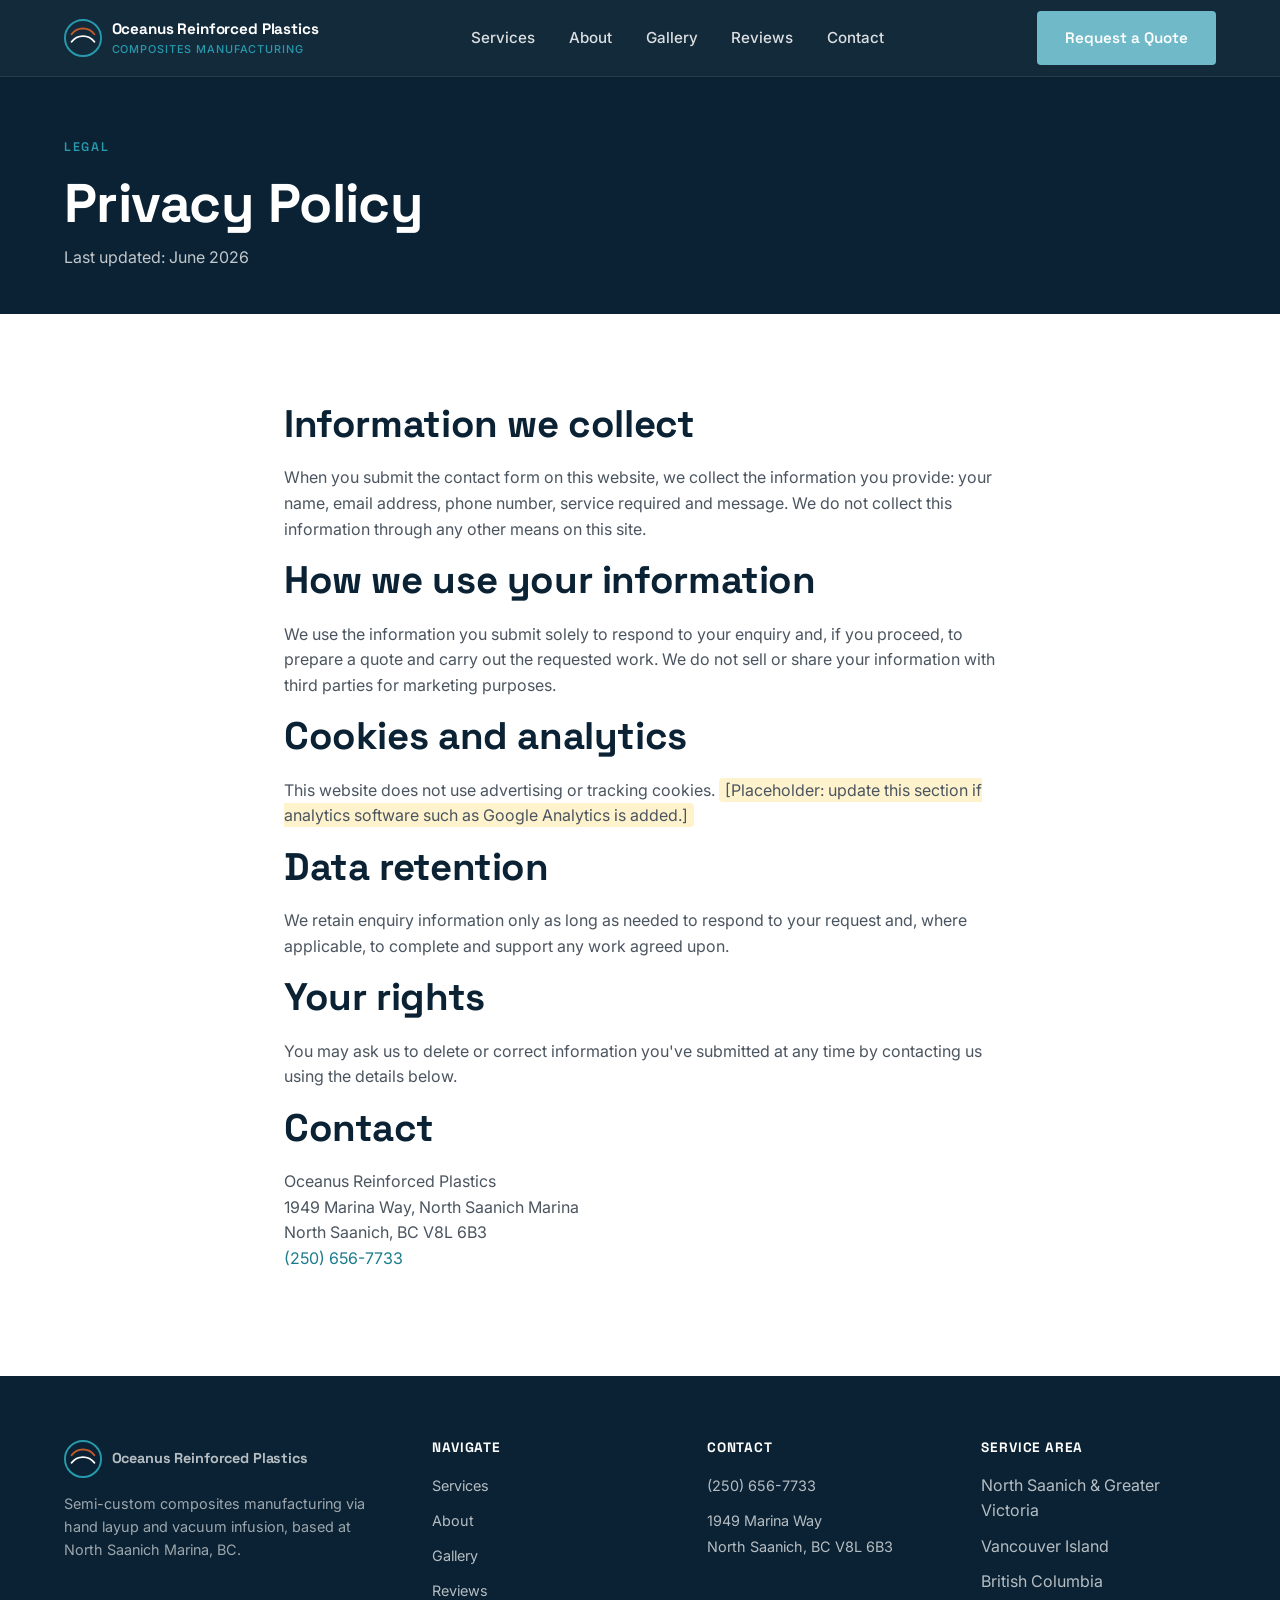
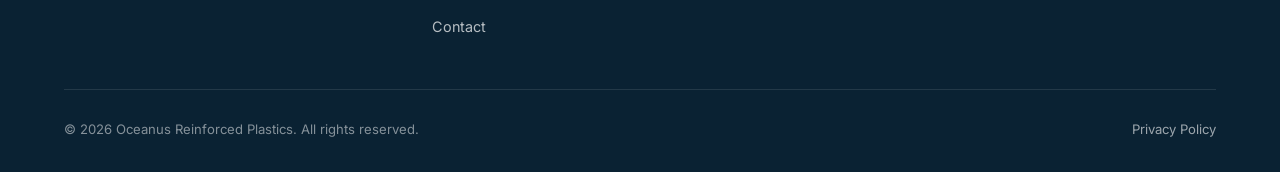
<file: privacy.html>
<!doctype html>
<html lang="en">
<head>
<meta charset="UTF-8">
<meta name="viewport" content="width=device-width, initial-scale=1.0">
<title>Privacy Policy | Oceanus Reinforced Plastics</title>
<meta name="description" content="Privacy policy for Oceanus Reinforced Plastics — how we collect and use information submitted through this website.">
<meta name="theme-color" content="#0a2233">
<link rel="preconnect" href="https://fonts.googleapis.com">
<link rel="preconnect" href="https://fonts.gstatic.com" crossorigin>
<link href="https://fonts.googleapis.com/css2?family=Space+Grotesk:wght@500;600;700&family=Inter:wght@400;500;600;700&display=swap" rel="stylesheet">
<link rel="stylesheet" href="css/style.css">
</head>
<body>
<a class="skip-link" href="#main">Skip to content</a>

<header class="site-header">
  <div class="nav-wrap">
    <a href="index.html" class="logo" aria-label="Oceanus Reinforced Plastics home">
      <svg class="logo-mark" viewBox="0 0 40 40" fill="none" xmlns="http://www.w3.org/2000/svg" aria-hidden="true">
        <circle cx="20" cy="20" r="19" stroke="#279aad" stroke-width="2"/>
        <path d="M8 24c3-4 6-6 12-6s9 2 12 6" stroke="#ffffff" stroke-width="2" stroke-linecap="round"/>
        <path d="M8 16c3-4 6-6 12-6s9 2 12 6" stroke="#c1592b" stroke-width="2" stroke-linecap="round"/>
      </svg>
      <span>Oceanus Reinforced Plastics<small>Composites Manufacturing</small></span>
    </a>
    <nav class="main-nav" id="main-nav" aria-label="Primary">
      <a href="index.html#services">Services</a>
      <a href="index.html#about">About</a>
      <a href="index.html#gallery">Gallery</a>
      <a href="index.html#reviews">Reviews</a>
      <a href="index.html#contact">Contact</a>
      <a href="index.html#contact" class="btn btn-primary nav-cta">Request a Quote</a>
    </nav>
    <div class="nav-actions">
      <a href="index.html#contact" class="btn btn-primary desktop-only phone-hide">Request a Quote</a>
      <button class="nav-toggle" aria-label="Open menu" aria-expanded="false" aria-controls="main-nav">
        <svg width="22" height="22" viewBox="0 0 24 24" fill="none" stroke="currentColor" stroke-width="2" stroke-linecap="round"><line x1="3" y1="6" x2="21" y2="6"/><line x1="3" y1="12" x2="21" y2="12"/><line x1="3" y1="18" x2="21" y2="18"/></svg>
      </button>
    </div>
  </div>
</header>

<main id="main">
  <section class="page-header">
    <div class="container">
      <span class="eyebrow">Legal</span>
      <h1>Privacy Policy</h1>
      <p>Last updated: June 2026</p>
    </div>
  </section>

  <section>
    <div class="container" style="max-width: 760px;">
      <h2>Information we collect</h2>
      <p>When you submit the contact form on this website, we collect the information you provide: your name, email address, phone number, service required and message. We do not collect this information through any other means on this site.</p>

      <h2>How we use your information</h2>
      <p>We use the information you submit solely to respond to your enquiry and, if you proceed, to prepare a quote and carry out the requested work. We do not sell or share your information with third parties for marketing purposes.</p>

      <h2>Cookies and analytics</h2>
      <p>This website does not use advertising or tracking cookies. <span style="background:#fff3cd; padding:2px 6px; border-radius:4px;">[Placeholder: update this section if analytics software such as Google Analytics is added.]</span></p>

      <h2>Data retention</h2>
      <p>We retain enquiry information only as long as needed to respond to your request and, where applicable, to complete and support any work agreed upon.</p>

      <h2>Your rights</h2>
      <p>You may ask us to delete or correct information you've submitted at any time by contacting us using the details below.</p>

      <h2>Contact</h2>
      <p>Oceanus Reinforced Plastics<br>1949 Marina Way, North Saanich Marina<br>North Saanich, BC V8L 6B3<br><a href="tel:+12506567733">(250) 656-7733</a></p>
    </div>
  </section>
</main>

<footer class="site-footer">
  <div class="container">
    <div class="footer-grid">
      <div>
        <a href="index.html" class="logo" aria-label="Oceanus Reinforced Plastics home">
          <svg class="logo-mark" viewBox="0 0 40 40" fill="none" xmlns="http://www.w3.org/2000/svg" aria-hidden="true">
            <circle cx="20" cy="20" r="19" stroke="#279aad" stroke-width="2"/>
            <path d="M8 24c3-4 6-6 12-6s9 2 12 6" stroke="#ffffff" stroke-width="2" stroke-linecap="round"/>
            <path d="M8 16c3-4 6-6 12-6s9 2 12 6" stroke="#c1592b" stroke-width="2" stroke-linecap="round"/>
          </svg>
          <span>Oceanus Reinforced Plastics</span>
        </a>
        <p>Semi-custom composites manufacturing via hand layup and vacuum infusion, based at North Saanich Marina, BC.</p>
      </div>
      <div>
        <h4>Navigate</h4>
        <ul>
          <li><a href="index.html#services">Services</a></li>
          <li><a href="index.html#about">About</a></li>
          <li><a href="index.html#gallery">Gallery</a></li>
          <li><a href="index.html#reviews">Reviews</a></li>
          <li><a href="index.html#contact">Contact</a></li>
        </ul>
      </div>
      <div>
        <h4>Contact</h4>
        <ul>
          <li><a href="tel:+12506567733">(250) 656-7733</a></li>
          <li><a href="https://www.google.com/maps/search/?api=1&query=1949+Marina+Way+North+Saanich+BC+V8L+6B3" target="_blank" rel="noopener">1949 Marina Way<br>North Saanich, BC V8L 6B3</a></li>
        </ul>
      </div>
      <div>
        <h4>Service Area</h4>
        <ul>
          <li>North Saanich &amp; Greater Victoria</li>
          <li>Vancouver Island</li>
          <li>British Columbia</li>
        </ul>
      </div>
    </div>
    <div class="footer-bottom">
      <span>&copy; 2026 Oceanus Reinforced Plastics. All rights reserved.</span>
      <div class="footer-legal">
        <a href="privacy.html">Privacy Policy</a>
      </div>
    </div>
  </div>
</footer>

<script src="js/main.js"></script>
</body>
</html>
</file>
<file: css/style.css>
/* ==========================================================================
   Oceanus Reinforced Plastics — Design System
   ========================================================================== */

:root {
  /* Colour palette — marine / industrial composites */
  --navy-900: #0a2233;
  --navy-800: #103147;
  --navy-700: #17415c;
  --teal-600: #1c7c8c;
  --teal-500: #279aad;
  --rust-600: #6fb9c9;
  --rust-700: #4f93a8;
  --sand-100: #f7f5f1;
  --sand-200: #eeeae2;
  --ink-900: #171b1e;
  --ink-600: #4b5560;
  --ink-400: #7a8590;
  --white: #ffffff;
  --border: #e1ded6;

  --font-head: "Space Grotesk", "Segoe UI", Arial, sans-serif;
  --font-body: "Inter", "Segoe UI", Arial, sans-serif;

  --radius-sm: 4px;
  --radius-md: 8px;
  --radius-lg: 14px;

  --shadow-sm: 0 1px 3px rgba(10, 34, 51, 0.08);
  --shadow-md: 0 8px 24px rgba(10, 34, 51, 0.12);
  --shadow-lg: 0 20px 48px rgba(10, 34, 51, 0.18);

  --max-w: 1200px;
  --transition: 200ms ease;
}

*, *::before, *::after { box-sizing: border-box; }

html {
  scroll-behavior: smooth;
  -webkit-text-size-adjust: 100%;
}

section[id], main [id] {
  scroll-margin-top: 92px;
}

@media (prefers-reduced-motion: reduce) {
  html { scroll-behavior: auto; }
  *, *::before, *::after {
    animation-duration: 0.01ms !important;
    animation-iteration-count: 1 !important;
    transition-duration: 0.01ms !important;
    scroll-behavior: auto !important;
  }
}

body {
  margin: 0;
  font-family: var(--font-body);
  color: var(--ink-900);
  background: var(--white);
  line-height: 1.6;
  overflow-x: hidden;
}

h1, h2, h3, h4 {
  font-family: var(--font-head);
  color: var(--navy-900);
  line-height: 1.15;
  margin: 0 0 0.5em;
  letter-spacing: -0.01em;
}

h1 { font-size: clamp(2.1rem, 4.5vw, 3.4rem); }
h2 { font-size: clamp(1.7rem, 3vw, 2.4rem); }
h3 { font-size: 1.25rem; }

p { margin: 0 0 1em; color: var(--ink-600); }

a { color: var(--teal-600); text-decoration: none; }
a:hover { color: var(--teal-500); }

img { max-width: 100%; display: block; }

ul { margin: 0; padding: 0; list-style: none; }

section { padding: 5.5rem 0; }
@media (max-width: 720px) {
  section { padding: 3.25rem 0; }
}

.container {
  max-width: var(--max-w);
  margin: 0 auto;
  padding: 0 1.5rem;
}

.eyebrow {
  display: inline-block;
  font-family: var(--font-head);
  font-size: 0.78rem;
  letter-spacing: 0.14em;
  text-transform: uppercase;
  color: var(--rust-600);
  font-weight: 600;
  margin-bottom: 0.9rem;
}

.section-head {
  max-width: 640px;
  margin: 0 0 2.75rem;
}
.section-head.center { margin-inline: auto; text-align: center; }
.section-head p { font-size: 1.05rem; }

/* Buttons -------------------------------------------------------------- */

.btn {
  display: inline-flex;
  align-items: center;
  justify-content: center;
  gap: 0.5rem;
  font-family: var(--font-head);
  font-weight: 600;
  font-size: 0.95rem;
  padding: 0.85rem 1.7rem;
  border-radius: var(--radius-sm);
  border: 1.5px solid transparent;
  cursor: pointer;
  transition: transform var(--transition), background var(--transition), border-color var(--transition), box-shadow var(--transition), color var(--transition);
  white-space: nowrap;
  min-height: 48px;
}
.btn:focus-visible {
  outline: 3px solid var(--teal-500);
  outline-offset: 2px;
}
.btn-primary {
  background: var(--rust-600);
  color: var(--white);
  box-shadow: var(--shadow-sm);
}
.btn-primary:hover { background: var(--rust-700); color: var(--white); transform: translateY(-1px); box-shadow: var(--shadow-md); }
.btn-secondary {
  background: transparent;
  color: var(--navy-900);
  border-color: var(--border);
}
.btn-secondary:hover { border-color: var(--navy-900); background: var(--sand-100); color: var(--navy-900); }
.btn-on-dark {
  background: transparent;
  color: var(--white);
  border-color: rgba(255,255,255,0.45);
}
.btn-on-dark:hover { background: rgba(255,255,255,0.1); border-color: var(--white); color: var(--white); }
.btn-block { width: 100%; }
.btn[disabled] { opacity: 0.6; cursor: not-allowed; }

/* Header ----------------------------------------------------------------- */

.site-header {
  position: sticky;
  top: 0;
  z-index: 100;
  background: rgba(10, 34, 51, 0.96);
  backdrop-filter: saturate(160%) blur(6px);
  border-bottom: 1px solid rgba(255,255,255,0.08);
}

.nav-wrap {
  max-width: var(--max-w);
  margin: 0 auto;
  padding: 0 1.5rem;
  display: flex;
  align-items: center;
  justify-content: space-between;
  height: 76px;
}

.logo {
  display: flex;
  align-items: center;
  gap: 0.6rem;
  font-family: var(--font-head);
  font-weight: 700;
  font-size: 0.95rem;
  color: var(--white);
  letter-spacing: -0.01em;
  white-space: nowrap;
}
.logo-mark {
  width: 38px;
  height: 38px;
  flex-shrink: 0;
}
.logo small {
  display: block;
  font-family: var(--font-body);
  font-weight: 500;
  font-size: 0.68rem;
  letter-spacing: 0.08em;
  text-transform: uppercase;
  color: var(--teal-500);
}

.main-nav {
  display: flex;
  align-items: center;
  gap: 2.1rem;
}
.main-nav a {
  color: rgba(255,255,255,0.85);
  font-weight: 500;
  font-size: 0.95rem;
  transition: color var(--transition);
  position: relative;
}
.main-nav a:hover, .main-nav a.active { color: var(--white); }
.main-nav a.active::after {
  content: "";
  position: absolute;
  left: 0; right: 0; bottom: -22px;
  height: 2px;
  background: var(--rust-600);
}

.nav-actions { display: flex; align-items: center; gap: 1rem; }

.main-nav .nav-cta { display: none; }

.nav-toggle {
  display: none;
  width: 44px;
  height: 44px;
  border-radius: var(--radius-sm);
  border: 1px solid rgba(255,255,255,0.3);
  background: transparent;
  color: var(--white);
  align-items: center;
  justify-content: center;
  cursor: pointer;
}

@media (max-width: 900px) {
  .main-nav {
    position: fixed;
    inset: 76px 0 0 0;
    background: var(--navy-900);
    flex-direction: column;
    align-items: flex-start;
    padding: 2rem 1.5rem;
    gap: 0;
    transform: translateX(100%);
    transition: transform 260ms ease;
    overflow-y: auto;
  }
  .main-nav.open { transform: translateX(0); }
  .main-nav a {
    width: 100%;
    padding: 1rem 0;
    border-bottom: 1px solid rgba(255,255,255,0.08);
    font-size: 1.05rem;
  }
  .main-nav a.active::after { display: none; }
  .main-nav .nav-cta { display: inline-flex; margin-top: 1.5rem; }
  .nav-actions .btn-primary.desktop-only { display: none; }
  .nav-toggle { display: inline-flex; }
}

.desktop-only { display: inline-flex; }
@media (max-width: 900px) { .desktop-only.phone-hide { display: none; } }

@media (max-width: 480px) {
  .logo { font-size: 0.82rem; white-space: normal; line-height: 1.2; }
  .logo-mark { width: 32px; height: 32px; }
}

/* Hero --------------------------------------------------------------------*/

.hero {
  position: relative;
  color: var(--white);
  background: linear-gradient(180deg, rgba(10,34,51,0.4), rgba(10,34,51,0.5)), var(--hero-img, none);
  background-size: cover;
  background-position: center;
  background-repeat: no-repeat;
  padding: 5.5rem 0 4rem;
}
.hero-inner {
  max-width: var(--max-w);
  margin: 0 auto;
  padding: 0 1.5rem;
  display: grid;
  grid-template-columns: 1.05fr 0.95fr;
  gap: 3rem;
  align-items: center;
}
@media (max-width: 960px) {
  .hero-inner { grid-template-columns: 1fr; }
}
.hero-copy p.lead {
  font-size: 1.15rem;
  color: rgba(255,255,255,0.86);
  max-width: 46ch;
}
.hero-copy h1 { color: var(--white); }
.hero-ctas { display: flex; flex-wrap: wrap; gap: 0.9rem; margin: 1.6rem 0 2rem; }

.trust-strip {
  display: flex;
  flex-wrap: wrap;
  gap: 1.4rem 2rem;
  padding-top: 1.6rem;
  border-top: 1px solid rgba(255,255,255,0.15);
}
.trust-strip li {
  display: flex;
  align-items: center;
  gap: 0.55rem;
  font-size: 0.92rem;
  color: rgba(255,255,255,0.85);
}
.trust-strip svg { flex-shrink: 0; color: var(--teal-500); }

.hero-visual {
  border-radius: var(--radius-lg);
  overflow: hidden;
  box-shadow: var(--shadow-lg);
}

/* Image placeholders ------------------------------------------------------*/

.img-placeholder {
  position: relative;
  display: flex;
  flex-direction: column;
  align-items: center;
  justify-content: center;
  text-align: center;
  gap: 0.6rem;
  width: 100%;
  min-height: 220px;
  background:
    repeating-linear-gradient(135deg, rgba(255,255,255,0.035) 0 2px, transparent 2px 14px),
    linear-gradient(160deg, var(--navy-800), var(--navy-700));
  color: rgba(255,255,255,0.75);
  border-radius: var(--radius-md);
  padding: 1.5rem;
}
.img-placeholder svg { width: 34px; height: 34px; opacity: 0.85; }
.img-placeholder .ph-label {
  font-family: var(--font-head);
  font-size: 0.82rem;
  font-weight: 600;
  letter-spacing: 0.02em;
  color: var(--white);
}
.img-placeholder .ph-sub {
  font-size: 0.76rem;
  color: rgba(255,255,255,0.6);
  max-width: 26ch;
}
.img-placeholder.light {
  background:
    repeating-linear-gradient(135deg, rgba(10,34,51,0.03) 0 2px, transparent 2px 14px),
    linear-gradient(160deg, var(--sand-200), var(--sand-100));
  color: var(--ink-600);
  border: 1px solid var(--border);
}
.img-placeholder.light .ph-label { color: var(--navy-900); }
.img-placeholder.light .ph-sub { color: var(--ink-400); }
.img-placeholder.light svg { color: var(--teal-600); }

/* Trust bar (post-hero) ---------------------------------------------------*/

.trust-bar {
  background: var(--sand-100);
  padding: 3rem 0;
  border-bottom: 1px solid var(--border);
}
.trust-grid {
  display: grid;
  grid-template-columns: repeat(4, 1fr);
  gap: 2rem;
  text-align: center;
}
@media (max-width: 800px) { .trust-grid { grid-template-columns: repeat(2, 1fr); } }
.trust-item .stat {
  font-family: var(--font-head);
  font-size: 1.9rem;
  font-weight: 700;
  color: var(--navy-900);
  display: flex;
  align-items: center;
  justify-content: center;
  gap: 0.4rem;
}
.trust-item .stat svg { color: var(--rust-600); width: 22px; height: 22px; }
.trust-item .label {
  font-size: 0.85rem;
  color: var(--ink-600);
  margin-top: 0.2rem;
}

/* Cards -------------------------------------------------------------------*/

.grid {
  display: grid;
  gap: 1.75rem;
}
.grid.cols-3 { grid-template-columns: repeat(3, 1fr); }
.grid.cols-4 { grid-template-columns: repeat(4, 1fr); }
@media (max-width: 960px) { .grid.cols-3, .grid.cols-4 { grid-template-columns: repeat(2, 1fr); } }
@media (max-width: 620px) { .grid.cols-3, .grid.cols-4 { grid-template-columns: 1fr; } }

.card {
  background: var(--white);
  border: 1px solid var(--border);
  border-radius: var(--radius-md);
  overflow: hidden;
  transition: transform var(--transition), box-shadow var(--transition), border-color var(--transition);
  display: flex;
  flex-direction: column;
}
.card:hover { transform: translateY(-4px); box-shadow: var(--shadow-md); border-color: transparent; }

.service-card .card-body { padding: 1.6rem 1.6rem 1.8rem; }
.service-card h3 { margin-bottom: 0.5rem; }
.service-card p { font-size: 0.95rem; margin-bottom: 1.1rem; }
.service-card .card-link {
  font-weight: 600;
  font-size: 0.9rem;
  display: inline-flex;
  align-items: center;
  gap: 0.35rem;
  color: var(--teal-600);
}
.service-card .card-link svg { transition: transform var(--transition); }
.service-card:hover .card-link svg { transform: translateX(3px); }

.icon-badge {
  width: 46px;
  height: 46px;
  border-radius: var(--radius-sm);
  background: var(--sand-100);
  color: var(--rust-600);
  display: flex;
  align-items: center;
  justify-content: center;
  margin-bottom: 1rem;
}
.icon-badge svg { width: 24px; height: 24px; }

/* Why choose us -------------------------------------------------------- */

.why-section { background: var(--navy-900); color: var(--white); }
.why-section .section-head p { color: rgba(255,255,255,0.72); }
.why-section .eyebrow { color: var(--teal-500); }
.why-section h2 { color: var(--white); }
.why-grid {
  display: grid;
  grid-template-columns: repeat(5, 1fr);
  gap: 1.5rem;
}
@media (max-width: 960px) { .why-grid { grid-template-columns: repeat(2, 1fr); } }
@media (max-width: 560px) { .why-grid { grid-template-columns: 1fr; } }
.why-item {
  background: rgba(255,255,255,0.04);
  border: 1px solid rgba(255,255,255,0.1);
  border-radius: var(--radius-md);
  padding: 1.6rem 1.3rem;
}
.why-item .icon-badge { background: rgba(255,255,255,0.08); color: var(--teal-500); }
.why-item h3 { color: var(--white); font-size: 1.05rem; }
.why-item p { color: rgba(255,255,255,0.68); font-size: 0.9rem; margin: 0; }

/* Gallery -------------------------------------------------------------- */

.filter-bar {
  display: flex;
  flex-wrap: wrap;
  gap: 0.6rem;
  margin-bottom: 2.25rem;
}
.filter-btn {
  font-family: var(--font-head);
  font-size: 0.85rem;
  font-weight: 600;
  padding: 0.55rem 1.1rem;
  border-radius: 999px;
  border: 1.5px solid var(--border);
  background: var(--white);
  color: var(--ink-600);
  cursor: pointer;
  transition: all var(--transition);
}
.filter-btn:hover { border-color: var(--navy-900); color: var(--navy-900); }
.filter-btn.active { background: var(--navy-900); border-color: var(--navy-900); color: var(--white); }

.gallery-grid {
  display: grid;
  grid-template-columns: repeat(3, 1fr);
  gap: 1.5rem;
}
@media (max-width: 900px) { .gallery-grid { grid-template-columns: repeat(2, 1fr); } }
@media (max-width: 560px) { .gallery-grid { grid-template-columns: 1fr; } }
.gallery-item { border-radius: var(--radius-md); overflow: hidden; border: 1px solid var(--border); transition: transform var(--transition), box-shadow var(--transition); }
.gallery-item:hover { transform: translateY(-3px); box-shadow: var(--shadow-md); }
.gallery-item .img-placeholder { border-radius: 0; min-height: 200px; }
.gallery-caption { padding: 1rem 1.1rem 1.2rem; background: var(--white); }
.gallery-caption h3 { font-size: 1rem; margin-bottom: 0.2rem; }
.gallery-caption span { font-size: 0.82rem; color: var(--ink-400); }
.gallery-item[hidden] { display: none; }

/* Process ---------------------------------------------------------------*/

.process-grid {
  display: grid;
  grid-template-columns: repeat(3, 1fr);
  gap: 2rem;
  counter-reset: step;
}
@media (max-width: 800px) { .process-grid { grid-template-columns: 1fr; } }
.process-step {
  position: relative;
  padding: 2rem 1.6rem 1.8rem;
  background: var(--sand-100);
  border-radius: var(--radius-md);
  border: 1px solid var(--border);
}
.process-step .step-num {
  font-family: var(--font-head);
  font-weight: 700;
  font-size: 1rem;
  width: 40px;
  height: 40px;
  border-radius: 50%;
  background: var(--navy-900);
  color: var(--white);
  display: flex;
  align-items: center;
  justify-content: center;
  margin-bottom: 1rem;
}
.process-step h3 { margin-bottom: 0.4rem; }
.process-step p { font-size: 0.94rem; margin: 0; }

/* Reviews ---------------------------------------------------------------*/

.rating-banner {
  display: flex;
  align-items: center;
  gap: 1.4rem;
  flex-wrap: wrap;
  background: var(--sand-100);
  border: 1px solid var(--border);
  border-radius: var(--radius-md);
  padding: 1.6rem 2rem;
  margin-bottom: 2.5rem;
}
.rating-score {
  font-family: var(--font-head);
  font-weight: 700;
  font-size: 2.4rem;
  color: var(--navy-900);
}
.rating-stars { color: var(--rust-600); display: flex; gap: 2px; }
.rating-meta { font-size: 0.88rem; color: var(--ink-600); }
.rating-banner .btn { margin-left: auto; }
@media (max-width: 640px) { .rating-banner .btn { margin-left: 0; width: 100%; } }

.quote-card {
  background: var(--navy-900);
  color: var(--white);
  border-radius: var(--radius-lg);
  padding: 2.6rem;
  position: relative;
}
.quote-card svg.quote-mark { color: var(--teal-500); width: 34px; height: 34px; margin-bottom: 1rem; }
.quote-card p.quote-text {
  font-family: var(--font-head);
  font-size: 1.3rem;
  color: var(--white);
  line-height: 1.5;
  max-width: 60ch;
}
.quote-card .quote-attr {
  color: rgba(255,255,255,0.65);
  font-size: 0.88rem;
  margin-top: 1.2rem;
}

.review-note {
  border: 1px dashed var(--border);
  border-radius: var(--radius-md);
  padding: 1.4rem 1.6rem;
  background: var(--sand-100);
  font-size: 0.92rem;
  color: var(--ink-600);
}

/* About -------------------------------------------------------------------*/

.about-grid {
  display: grid;
  grid-template-columns: 0.9fr 1.1fr;
  gap: 3rem;
  align-items: center;
}
@media (max-width: 900px) { .about-grid { grid-template-columns: 1fr; } }
.about-copy .lead { font-size: 1.1rem; color: var(--ink-900); }

/* FAQ ---------------------------------------------------------------------*/

.faq-list { max-width: 780px; margin: 0 auto; }
.faq-item { border-bottom: 1px solid var(--border); }
.faq-question {
  width: 100%;
  text-align: left;
  background: none;
  border: none;
  padding: 1.3rem 0.2rem;
  display: flex;
  align-items: center;
  justify-content: space-between;
  gap: 1rem;
  font-family: var(--font-head);
  font-weight: 600;
  font-size: 1.02rem;
  color: var(--navy-900);
  cursor: pointer;
}
.faq-question svg { flex-shrink: 0; transition: transform var(--transition); color: var(--rust-600); }
.faq-question[aria-expanded="true"] svg { transform: rotate(45deg); }
.faq-answer {
  max-height: 0;
  overflow: hidden;
  transition: max-height 260ms ease;
}
.faq-answer p { padding: 0 0.2rem 1.3rem; font-size: 0.96rem; }

/* Final CTA -----------------------------------------------------------------*/

.final-cta {
  position: relative;
  color: var(--white);
  background: linear-gradient(160deg, rgba(10,34,51,0.92), rgba(23,65,92,0.92)), var(--cta-img, none);
  background-size: cover;
  background-position: center;
  text-align: center;
  padding: 5rem 0;
}
.final-cta h2 { color: var(--white); max-width: 20ch; margin-inline: auto; }
.final-cta p { color: rgba(255,255,255,0.78); max-width: 50ch; margin: 0.6rem auto 2rem; }
.final-cta-actions { display: flex; justify-content: center; flex-wrap: wrap; gap: 1rem; }
.final-cta .phone-link { font-family: var(--font-head); font-weight: 700; font-size: 1.1rem; color: var(--white); }

/* Contact -----------------------------------------------------------------*/

.contact-grid {
  display: grid;
  grid-template-columns: 1fr 1fr;
  gap: 3rem;
}
@media (max-width: 900px) { .contact-grid { grid-template-columns: 1fr; } }

.field { margin-bottom: 1.3rem; }
.field label {
  display: block;
  font-weight: 600;
  font-size: 0.88rem;
  color: var(--navy-900);
  margin-bottom: 0.4rem;
}
.field .req { color: var(--rust-600); }
.field input, .field select, .field textarea {
  width: 100%;
  padding: 0.75rem 0.9rem;
  border: 1.5px solid var(--border);
  border-radius: var(--radius-sm);
  font-family: var(--font-body);
  font-size: 0.95rem;
  color: var(--ink-900);
  background: var(--white);
  transition: border-color var(--transition), box-shadow var(--transition);
}
.field input:focus, .field select:focus, .field textarea:focus {
  outline: none;
  border-color: var(--teal-600);
  box-shadow: 0 0 0 3px rgba(28,124,140,0.15);
}
.field textarea { resize: vertical; min-height: 110px; }
.radio-row { display: flex; gap: 1.5rem; flex-wrap: wrap; }
.radio-row label { display: flex; align-items: center; gap: 0.5rem; font-weight: 500; font-size: 0.92rem; color: var(--ink-600); }
.radio-row input { width: auto; }
.field-error { color: var(--rust-700); font-size: 0.8rem; margin-top: 0.3rem; display: none; }
.field.invalid input, .field.invalid select, .field.invalid textarea { border-color: var(--rust-600); }
.field.invalid .field-error { display: block; }

.form-success {
  display: none;
  background: #eaf5ee;
  border: 1px solid #bfe3cb;
  color: #1f5c34;
  border-radius: var(--radius-md);
  padding: 1.1rem 1.3rem;
  margin-bottom: 1.5rem;
  font-size: 0.94rem;
  align-items: center;
  gap: 0.6rem;
}
.form-success.visible { display: flex; }

.contact-info-card {
  background: var(--sand-100);
  border: 1px solid var(--border);
  border-radius: var(--radius-md);
  padding: 2rem;
}
.contact-info-item { display: flex; gap: 0.9rem; margin-bottom: 1.4rem; }
.contact-info-item:last-child { margin-bottom: 0; }
.contact-info-item svg { color: var(--rust-600); flex-shrink: 0; margin-top: 2px; }
.contact-info-item h3 { font-size: 0.95rem; margin-bottom: 0.15rem; }
.contact-info-item p { margin: 0; font-size: 0.92rem; }
.map-embed {
  border-radius: var(--radius-md);
  overflow: hidden;
  border: 1px solid var(--border);
  margin-top: 1.5rem;
}
.map-embed iframe { width: 100%; height: 260px; border: 0; display: block; }

/* Reveal animation ----------------------------------------------------- */

.reveal {
  opacity: 0;
  transform: translateY(16px);
  transition: opacity 600ms ease, transform 600ms ease;
}
.reveal.in { opacity: 1; transform: translateY(0); }

/* Breadcrumb / page header for inner pages ------------------------------ */

.page-header {
  background: var(--navy-900);
  color: var(--white);
  padding: 3.5rem 0 2.75rem;
}
.page-header .eyebrow { color: var(--teal-500); }
.page-header h1 { color: var(--white); margin-bottom: 0.6rem; }
.page-header p { color: rgba(255,255,255,0.75); max-width: 60ch; margin: 0; }

/* Footer ------------------------------------------------------------------*/

.site-footer {
  background: var(--navy-900);
  color: rgba(255,255,255,0.7);
  padding: 4rem 0 2rem;
}
.footer-grid {
  display: grid;
  grid-template-columns: 1.4fr 1fr 1fr 1fr;
  gap: 2.5rem;
  padding-bottom: 2.5rem;
  border-bottom: 1px solid rgba(255,255,255,0.1);
}
@media (max-width: 800px) { .footer-grid { grid-template-columns: 1fr 1fr; } }
@media (max-width: 500px) { .footer-grid { grid-template-columns: 1fr; } }
.footer-grid h4 {
  color: var(--white);
  font-size: 0.85rem;
  letter-spacing: 0.06em;
  text-transform: uppercase;
  margin-bottom: 1.1rem;
}
.footer-grid .logo { margin-bottom: 0.9rem; }
.footer-grid p { font-size: 0.9rem; color: rgba(255,255,255,0.6); }
.footer-grid li { margin-bottom: 0.6rem; }
.footer-grid a { color: rgba(255,255,255,0.7); font-size: 0.9rem; }
.footer-grid a:hover { color: var(--white); }
.footer-bottom {
  display: flex;
  justify-content: space-between;
  flex-wrap: wrap;
  gap: 1rem;
  padding-top: 1.8rem;
  font-size: 0.82rem;
  color: rgba(255,255,255,0.5);
}
.footer-bottom a { color: rgba(255,255,255,0.6); }
.footer-legal { display: flex; gap: 1.4rem; flex-wrap: wrap; }

/* Utility -------------------------------------------------------------- */

.text-center { text-align: center; }
.mt-lg { margin-top: 3rem; }
.visually-hidden {
  position: absolute;
  width: 1px; height: 1px;
  overflow: hidden;
  clip: rect(0 0 0 0);
  white-space: nowrap;
}
.skip-link {
  position: absolute;
  left: 1rem; top: -60px;
  background: var(--rust-600);
  color: var(--white);
  padding: 0.7rem 1.2rem;
  border-radius: var(--radius-sm);
  z-index: 200;
  transition: top var(--transition);
}
.skip-link:focus { top: 1rem; }
</file>
